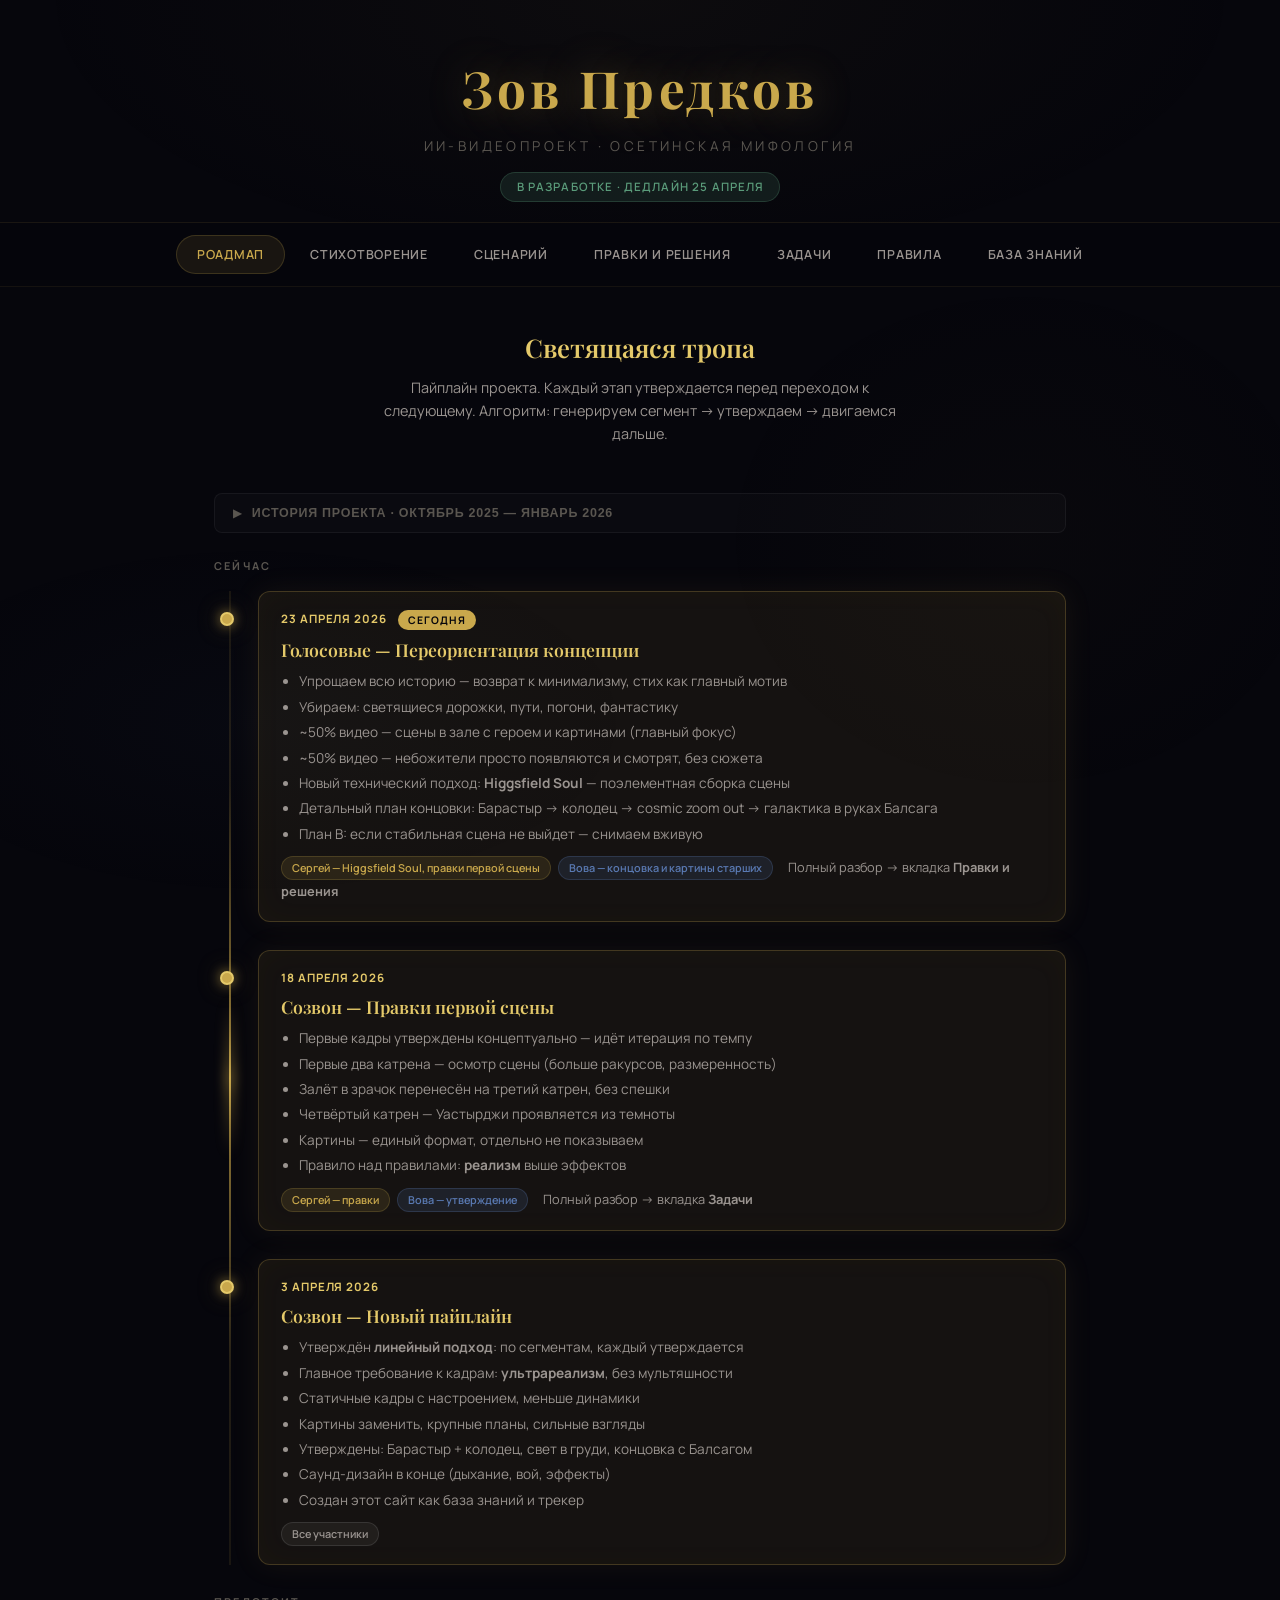
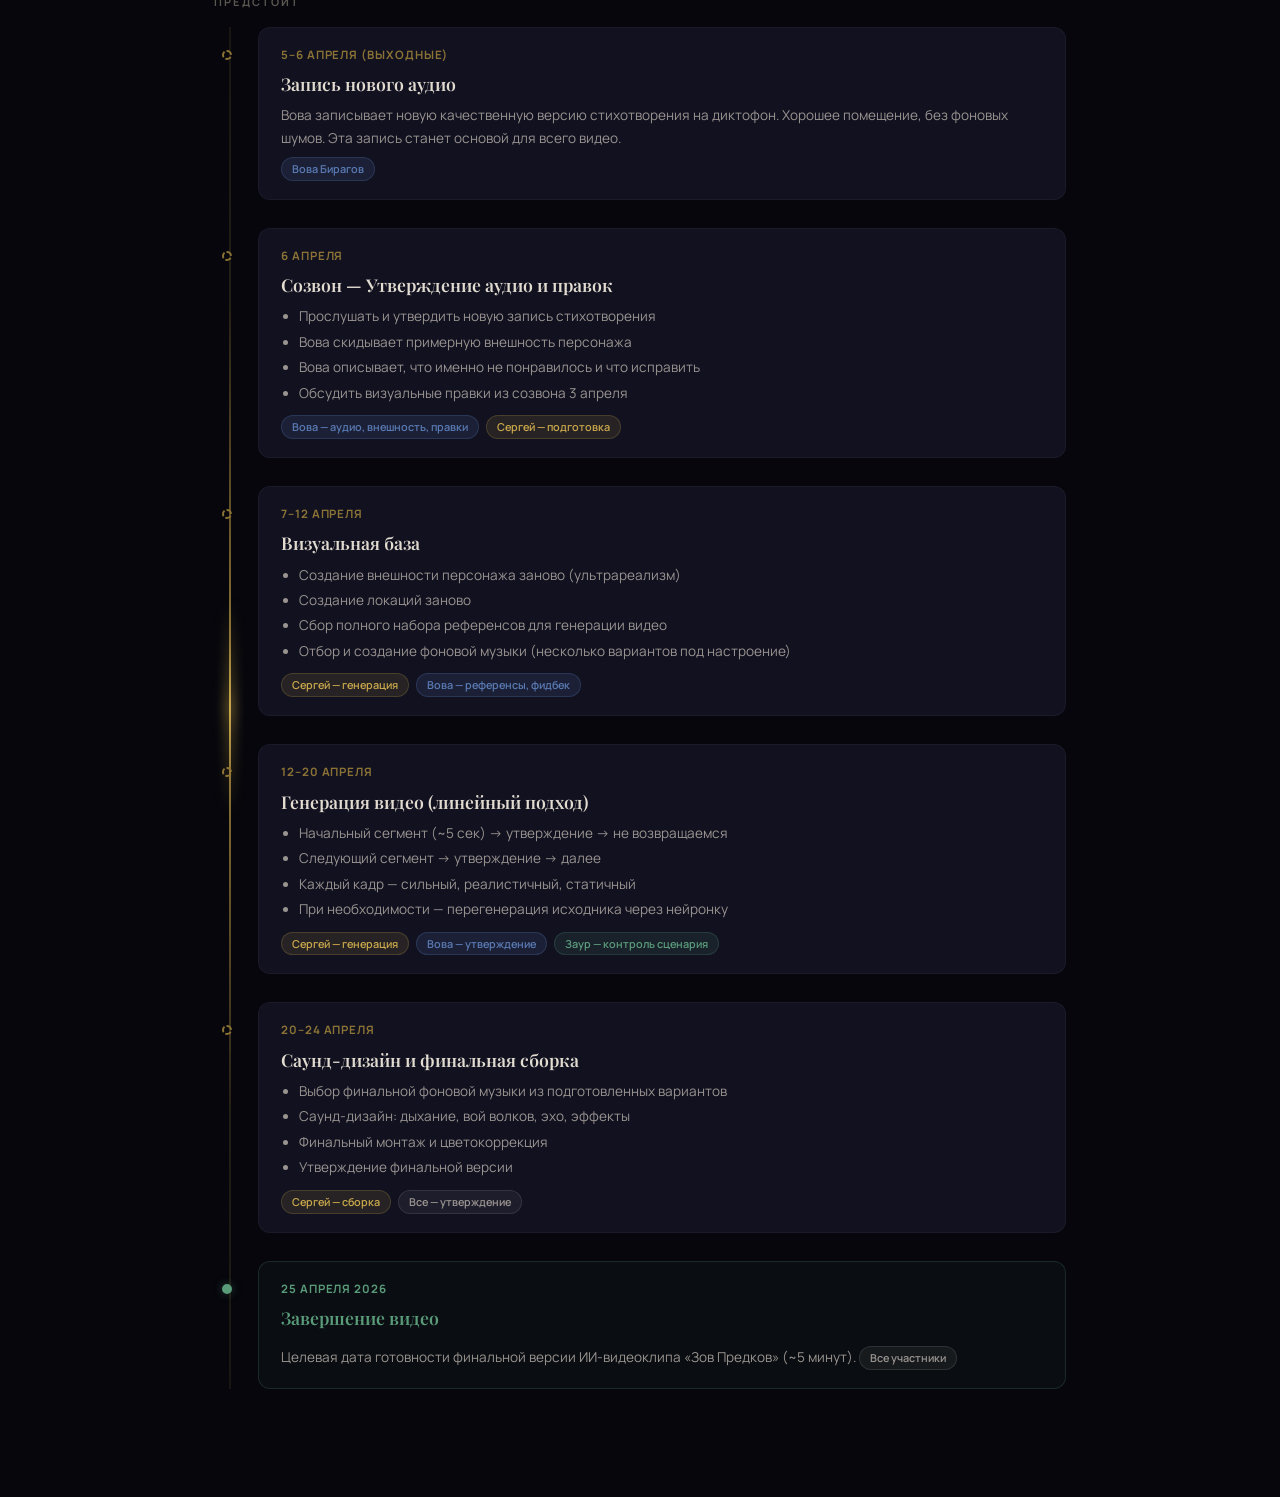
<file: index.html>
<!DOCTYPE html>
<html lang="ru">
<head>
<meta charset="UTF-8">
<meta name="viewport" content="width=device-width, initial-scale=1.0">
<title>Зов Предков — ИИ Проект</title>
<link rel="preconnect" href="https://fonts.googleapis.com">
<link rel="preconnect" href="https://fonts.gstatic.com" crossorigin>
<link href="https://fonts.googleapis.com/css2?family=Cormorant+Garamond:ital,wght@0,300;0,400;0,500;0,600;0,700;1,300;1,400;1,500&family=Playfair+Display:ital,wght@0,400;0,500;0,600;0,700;0,800;0,900;1,400;1,500&family=Manrope:wght@300;400;500;600;700;800&display=swap" rel="stylesheet">
<style>
/* ═══════════════════════════════════════════
   CSS CUSTOM PROPERTIES
   ═══════════════════════════════════════════ */
:root {
  --bg-deep: #06060c;
  --bg-surface: #0c0c16;
  --bg-card: #111120;
  --bg-card-hover: #16162a;
  --gold: #c9a84c;
  --gold-light: #e4c96a;
  --gold-dim: #8b7335;
  --gold-glow: rgba(201, 168, 76, 0.35);
  --gold-glow-strong: rgba(201, 168, 76, 0.6);
  --text-primary: #e2dcd0;
  --text-secondary: #9a9490;
  --text-muted: #5a5650;
  --text-poem: #d4cec2;
  --accent-green: #5a9b7a;
  --accent-red: #b35a5a;
  --accent-blue: #5a7ab3;
  --past-opacity: 0.35;
  --radius: 12px;
  --radius-sm: 8px;
  --radius-lg: 20px;
  --transition: 0.3s cubic-bezier(0.4, 0, 0.2, 1);
  --font-display: 'Playfair Display', 'Georgia', serif;
  --font-poem: 'Cormorant Garamond', 'Georgia', serif;
  --font-body: 'Manrope', 'Helvetica Neue', sans-serif;
}

/* ═══════════════════════════════════════════
   RESET & BASE
   ═══════════════════════════════════════════ */
*, *::before, *::after { margin: 0; padding: 0; box-sizing: border-box; }
html { scroll-behavior: smooth; }
body {
  font-family: var(--font-body);
  background: var(--bg-deep);
  color: var(--text-primary);
  line-height: 1.6;
  min-height: 100vh;
  overflow-x: hidden;
}
body::before {
  content: '';
  position: fixed;
  inset: 0;
  background:
    radial-gradient(ellipse 80% 50% at 50% 0%, rgba(201,168,76,0.04) 0%, transparent 60%),
    radial-gradient(ellipse 60% 40% at 20% 80%, rgba(90,122,179,0.03) 0%, transparent 50%),
    radial-gradient(ellipse 50% 60% at 80% 60%, rgba(201,168,76,0.02) 0%, transparent 50%);
  pointer-events: none;
  z-index: 0;
}

/* ═══════════════════════════════════════════
   HEADER
   ═══════════════════════════════════════════ */
.site-header {
  position: relative;
  z-index: 10;
  text-align: center;
  padding: 48px 24px 20px;
  border-bottom: 1px solid rgba(201,168,76,0.1);
}
.site-header h1 {
  font-family: var(--font-display);
  font-size: clamp(2rem, 5vw, 3.2rem);
  font-weight: 700;
  letter-spacing: 0.08em;
  color: var(--gold);
  text-shadow: 0 0 40px var(--gold-glow), 0 0 80px rgba(201,168,76,0.15);
  margin-bottom: 6px;
}
.site-header .subtitle {
  font-family: var(--font-body);
  font-size: 0.85rem;
  font-weight: 400;
  letter-spacing: 0.25em;
  text-transform: uppercase;
  color: var(--text-muted);
}
.site-header .status-badge {
  display: inline-block;
  margin-top: 14px;
  padding: 5px 16px;
  border-radius: 100px;
  font-size: 0.72rem;
  font-weight: 600;
  letter-spacing: 0.1em;
  text-transform: uppercase;
  background: rgba(90,155,122,0.15);
  color: var(--accent-green);
  border: 1px solid rgba(90,155,122,0.25);
}

/* ═══════════════════════════════════════════
   TAB NAVIGATION
   ═══════════════════════════════════════════ */
.tab-nav {
  position: sticky;
  top: 0;
  z-index: 100;
  display: flex;
  justify-content: center;
  gap: 4px;
  padding: 12px 16px;
  background: rgba(6,6,12,0.92);
  backdrop-filter: blur(20px);
  -webkit-backdrop-filter: blur(20px);
  border-bottom: 1px solid rgba(201,168,76,0.08);
  flex-wrap: wrap;
}
.tab-btn {
  font-family: var(--font-body);
  font-size: 0.78rem;
  font-weight: 600;
  letter-spacing: 0.06em;
  text-transform: uppercase;
  padding: 10px 20px;
  border: 1px solid transparent;
  border-radius: 100px;
  background: transparent;
  color: var(--text-secondary);
  cursor: pointer;
  transition: var(--transition);
  white-space: nowrap;
}
.tab-btn:hover {
  color: var(--text-primary);
  background: rgba(201,168,76,0.06);
}
.tab-btn.active {
  color: var(--gold);
  background: rgba(201,168,76,0.1);
  border-color: rgba(201,168,76,0.2);
}

/* ═══════════════════════════════════════════
   TAB CONTENT
   ═══════════════════════════════════════════ */
.tab-content { display: none; position: relative; z-index: 1; }
.tab-content.active {
  display: block;
  animation: tabFadeIn 0.4s ease-out;
}
@keyframes tabFadeIn {
  from { opacity: 0; transform: translateY(12px); }
  to { opacity: 1; transform: translateY(0); }
}
.container {
  max-width: 900px;
  margin: 0 auto;
  padding: 40px 24px 80px;
}

/* ═══════════════════════════════════════════
   ROADMAP / TIMELINE
   ═══════════════════════════════════════════ */
.roadmap-intro {
  text-align: center;
  margin-bottom: 48px;
}
.roadmap-intro h2 {
  font-family: var(--font-display);
  font-size: 1.6rem;
  font-weight: 600;
  color: var(--gold-light);
  margin-bottom: 8px;
}
.roadmap-intro p {
  color: var(--text-secondary);
  font-size: 0.9rem;
  max-width: 550px;
  margin: 0 auto;
}
.timeline {
  position: relative;
  padding-left: 44px;
}
.timeline::before {
  content: '';
  position: absolute;
  left: 15px;
  top: 0;
  bottom: 0;
  width: 2px;
  background: linear-gradient(
    to bottom,
    rgba(201,168,76,0.1) 0%,
    rgba(201,168,76,0.15) 20%,
    var(--gold-dim) 45%,
    var(--gold) 50%,
    var(--gold-dim) 55%,
    rgba(201,168,76,0.15) 80%,
    rgba(201,168,76,0.1) 100%
  );
}
.timeline::after {
  content: '';
  position: absolute;
  left: 12px;
  top: 0;
  bottom: 0;
  width: 8px;
  background: linear-gradient(
    to bottom,
    transparent 0%,
    transparent 42%,
    var(--gold-glow) 48%,
    var(--gold-glow-strong) 50%,
    var(--gold-glow) 52%,
    transparent 58%,
    transparent 100%
  );
  filter: blur(6px);
  pointer-events: none;
}

/* --- Past section --- */
.timeline-section-label {
  font-family: var(--font-body);
  font-size: 0.68rem;
  font-weight: 700;
  letter-spacing: 0.2em;
  text-transform: uppercase;
  color: var(--text-muted);
  margin-bottom: 16px;
  margin-left: -44px;
  padding-left: 44px;
}

.tl-item {
  position: relative;
  margin-bottom: 28px;
  padding: 18px 22px;
  background: var(--bg-card);
  border: 1px solid rgba(255,255,255,0.04);
  border-radius: var(--radius);
  transition: var(--transition);
}
.tl-item:hover {
  background: var(--bg-card-hover);
  border-color: rgba(201,168,76,0.1);
}

/* Node on the timeline */
.tl-item::before {
  content: '';
  position: absolute;
  left: -37px;
  top: 22px;
  width: 10px;
  height: 10px;
  border-radius: 50%;
  background: var(--bg-card);
  border: 2px solid var(--gold-dim);
  z-index: 2;
}

.tl-item .tl-date {
  font-size: 0.72rem;
  font-weight: 700;
  letter-spacing: 0.08em;
  text-transform: uppercase;
  color: var(--gold-dim);
  margin-bottom: 6px;
}
.tl-item .tl-title {
  font-family: var(--font-display);
  font-size: 1.1rem;
  font-weight: 600;
  color: var(--text-primary);
  margin-bottom: 6px;
}
.tl-item .tl-desc {
  font-size: 0.85rem;
  color: var(--text-secondary);
  line-height: 1.65;
}
.tl-item .tl-desc ul {
  margin-top: 6px;
  padding-left: 18px;
}
.tl-item .tl-desc li {
  margin-bottom: 3px;
}

/* Past items */
.tl-item.past {
  opacity: var(--past-opacity);
  filter: blur(0.4px);
}
.tl-item.past:hover {
  opacity: 0.65;
  filter: none;
}
.tl-item.past::before {
  border-color: var(--text-muted);
  background: var(--text-muted);
  width: 8px;
  height: 8px;
  left: -36px;
  top: 23px;
}

/* Current / TODAY item */
.tl-item.current {
  background: rgba(201,168,76,0.08);
  border-color: rgba(201,168,76,0.25);
  box-shadow: 0 0 30px rgba(201,168,76,0.08), inset 0 0 30px rgba(201,168,76,0.03);
}
.tl-item.current::before {
  width: 14px;
  height: 14px;
  left: -39px;
  top: 20px;
  background: var(--gold);
  border-color: var(--gold-light);
  box-shadow: 0 0 12px var(--gold-glow-strong), 0 0 24px var(--gold-glow);
  animation: nodePulse 2.5s ease-in-out infinite;
}
.tl-item.current .tl-date {
  color: var(--gold-light);
}
.tl-item.current .tl-title {
  color: var(--gold-light);
}

@keyframes nodePulse {
  0%, 100% { box-shadow: 0 0 12px var(--gold-glow-strong), 0 0 24px var(--gold-glow); }
  50% { box-shadow: 0 0 18px var(--gold-glow-strong), 0 0 40px var(--gold-glow), 0 0 60px rgba(201,168,76,0.15); }
}

/* Future items */
.tl-item.future::before {
  background: transparent;
  border-color: var(--gold-dim);
  border-style: dashed;
}

/* Target/final item */
.tl-item.target {
  background: rgba(90,155,122,0.06);
  border-color: rgba(90,155,122,0.2);
}
.tl-item.target::before {
  background: var(--accent-green);
  border-color: var(--accent-green);
  box-shadow: 0 0 10px rgba(90,155,122,0.4);
}
.tl-item.target .tl-date { color: var(--accent-green); }
.tl-item.target .tl-title { color: var(--accent-green); }

/* Today badge */
.today-badge {
  display: inline-block;
  padding: 2px 10px;
  border-radius: 100px;
  font-size: 0.65rem;
  font-weight: 700;
  letter-spacing: 0.1em;
  text-transform: uppercase;
  background: var(--gold);
  color: var(--bg-deep);
  margin-left: 8px;
  vertical-align: middle;
}

/* Assignee tags */
.assignee {
  display: inline-block;
  padding: 2px 10px;
  border-radius: 100px;
  font-size: 0.68rem;
  font-weight: 600;
  margin-right: 4px;
  margin-top: 8px;
}
.assignee.vova { background: rgba(90,122,179,0.15); color: var(--accent-blue); border: 1px solid rgba(90,122,179,0.25); }
.assignee.sergey { background: rgba(201,168,76,0.12); color: var(--gold); border: 1px solid rgba(201,168,76,0.2); }
.assignee.zaur { background: rgba(90,155,122,0.12); color: var(--accent-green); border: 1px solid rgba(90,155,122,0.2); }
.assignee.all { background: rgba(255,255,255,0.05); color: var(--text-secondary); border: 1px solid rgba(255,255,255,0.1); }

/* ═══════════════════════════════════════════
   POEM TAB
   ═══════════════════════════════════════════ */
.poem-container {
  max-width: 680px;
  margin: 0 auto;
  padding: 60px 24px 80px;
}
.poem-header {
  text-align: center;
  margin-bottom: 48px;
}
.poem-header h2 {
  font-family: var(--font-display);
  font-size: clamp(1.8rem, 4vw, 2.6rem);
  font-weight: 700;
  color: var(--gold);
  margin-bottom: 8px;
}
.poem-header .poem-author {
  font-family: var(--font-poem);
  font-size: 1.05rem;
  font-style: italic;
  color: var(--text-secondary);
}
.poem-text {
  font-family: var(--font-poem);
  font-size: clamp(1.1rem, 2.5vw, 1.35rem);
  font-weight: 400;
  line-height: 1.9;
  color: var(--text-poem);
  text-align: center;
}
.poem-stanza {
  margin-bottom: 36px;
  padding: 20px 0;
  position: relative;
}
.poem-stanza::after {
  content: '·';
  display: block;
  text-align: center;
  color: var(--gold-dim);
  font-size: 1.8rem;
  margin-top: 24px;
  letter-spacing: 12px;
}
.poem-stanza:last-child::after { display: none; }
.poem-stanza .line {
  display: block;
  margin-bottom: 2px;
}

/* ═══════════════════════════════════════════
   SCENARIO TAB
   ═══════════════════════════════════════════ */
.scenario-header {
  text-align: center;
  margin-bottom: 48px;
}
.scenario-header h2 {
  font-family: var(--font-display);
  font-size: 1.6rem;
  font-weight: 600;
  color: var(--gold-light);
  margin-bottom: 8px;
}
.scenario-header p {
  color: var(--text-secondary);
  font-size: 0.9rem;
}
.scene-card {
  display: grid;
  grid-template-columns: 1fr 1fr;
  gap: 0;
  margin-bottom: 24px;
  border-radius: var(--radius);
  overflow: hidden;
  border: 1px solid rgba(255,255,255,0.05);
  background: var(--bg-card);
  transition: var(--transition);
}
.scene-card:hover {
  border-color: rgba(201,168,76,0.12);
}
@media (max-width: 700px) {
  .scene-card { grid-template-columns: 1fr; }
}
.scene-poem {
  padding: 24px;
  background: rgba(201,168,76,0.03);
  border-right: 1px solid rgba(201,168,76,0.08);
  font-family: var(--font-poem);
  font-size: 1rem;
  font-style: italic;
  line-height: 1.8;
  color: var(--text-poem);
}
@media (max-width: 700px) {
  .scene-poem { border-right: none; border-bottom: 1px solid rgba(201,168,76,0.08); }
}
.scene-visual {
  padding: 24px;
  font-size: 0.85rem;
  line-height: 1.7;
  color: var(--text-secondary);
}
.scene-number {
  display: inline-block;
  font-family: var(--font-body);
  font-size: 0.65rem;
  font-weight: 700;
  letter-spacing: 0.15em;
  text-transform: uppercase;
  color: var(--gold-dim);
  margin-bottom: 10px;
  padding: 3px 10px;
  border: 1px solid rgba(201,168,76,0.15);
  border-radius: 100px;
}
.scene-note {
  margin-top: 10px;
  padding: 10px 14px;
  background: rgba(201,168,76,0.04);
  border-left: 2px solid var(--gold-dim);
  border-radius: 0 var(--radius-sm) var(--radius-sm) 0;
  font-size: 0.8rem;
  font-style: italic;
  color: var(--text-muted);
}

/* ═══════════════════════════════════════════
   DECISIONS TAB
   ═══════════════════════════════════════════ */
.decisions-header {
  text-align: center;
  margin-bottom: 48px;
}
.decisions-header h2 {
  font-family: var(--font-display);
  font-size: 1.6rem;
  font-weight: 600;
  color: var(--gold-light);
  margin-bottom: 8px;
}
.decision-group {
  margin-bottom: 36px;
}
.decision-group h3 {
  font-family: var(--font-display);
  font-size: 1.15rem;
  font-weight: 600;
  color: var(--gold);
  margin-bottom: 14px;
  padding-bottom: 8px;
  border-bottom: 1px solid rgba(201,168,76,0.1);
}
.decision-card {
  padding: 16px 20px;
  margin-bottom: 10px;
  background: var(--bg-card);
  border: 1px solid rgba(255,255,255,0.04);
  border-radius: var(--radius-sm);
  font-size: 0.88rem;
  line-height: 1.6;
  color: var(--text-secondary);
  transition: var(--transition);
}
.decision-card:hover {
  background: var(--bg-card-hover);
  border-color: rgba(201,168,76,0.08);
}
.decision-card strong {
  color: var(--text-primary);
}
.decision-card .status-ok {
  color: var(--accent-green);
  font-weight: 600;
}
.decision-card .status-pending {
  color: var(--gold);
  font-weight: 600;
}

/* ═══════════════════════════════════════════
   ABOUT / KNOWLEDGE BASE TAB
   ═══════════════════════════════════════════ */
.about-header {
  text-align: center;
  margin-bottom: 48px;
}
.about-header h2 {
  font-family: var(--font-display);
  font-size: 1.6rem;
  font-weight: 600;
  color: var(--gold-light);
  margin-bottom: 8px;
}
.team-grid {
  display: grid;
  grid-template-columns: repeat(auto-fit, minmax(250px, 1fr));
  gap: 16px;
  margin-bottom: 40px;
}
.team-card {
  padding: 22px;
  background: var(--bg-card);
  border: 1px solid rgba(255,255,255,0.04);
  border-radius: var(--radius);
  text-align: center;
  transition: var(--transition);
}
.team-card:hover {
  border-color: rgba(201,168,76,0.12);
}
.team-card .avatar {
  width: 56px;
  height: 56px;
  border-radius: 50%;
  display: flex;
  align-items: center;
  justify-content: center;
  font-family: var(--font-display);
  font-size: 1.2rem;
  font-weight: 700;
  margin: 0 auto 12px;
}
.team-card .avatar.vova { background: rgba(90,122,179,0.2); color: var(--accent-blue); }
.team-card .avatar.sergey { background: rgba(201,168,76,0.15); color: var(--gold); }
.team-card .avatar.zaur { background: rgba(90,155,122,0.15); color: var(--accent-green); }
.team-card .name {
  font-family: var(--font-display);
  font-size: 1.05rem;
  font-weight: 600;
  color: var(--text-primary);
  margin-bottom: 4px;
}
.team-card .role {
  font-size: 0.78rem;
  color: var(--text-secondary);
  text-transform: uppercase;
  letter-spacing: 0.08em;
}

.myth-section h3 {
  font-family: var(--font-display);
  font-size: 1.15rem;
  font-weight: 600;
  color: var(--gold);
  margin-bottom: 16px;
  padding-bottom: 8px;
  border-bottom: 1px solid rgba(201,168,76,0.1);
}
.myth-grid {
  display: grid;
  grid-template-columns: repeat(auto-fit, minmax(220px, 1fr));
  gap: 12px;
  margin-bottom: 40px;
}
.myth-card {
  padding: 16px;
  background: var(--bg-card);
  border: 1px solid rgba(255,255,255,0.04);
  border-radius: var(--radius-sm);
  transition: var(--transition);
}
.myth-card:hover {
  border-color: rgba(201,168,76,0.12);
  background: var(--bg-card-hover);
}
.myth-card .myth-name {
  font-family: var(--font-display);
  font-size: 1rem;
  font-weight: 600;
  color: var(--gold-light);
  margin-bottom: 6px;
}
.myth-card .myth-desc {
  font-size: 0.8rem;
  line-height: 1.55;
  color: var(--text-secondary);
}
.concept-block {
  padding: 24px;
  background: var(--bg-card);
  border: 1px solid rgba(201,168,76,0.08);
  border-radius: var(--radius);
  margin-bottom: 24px;
}
.concept-block h4 {
  font-family: var(--font-display);
  font-size: 1rem;
  color: var(--gold);
  margin-bottom: 10px;
}
.concept-block p, .concept-block ul {
  font-size: 0.88rem;
  color: var(--text-secondary);
  line-height: 1.65;
}
.concept-block ul { padding-left: 20px; margin-top: 6px; }
.concept-block li { margin-bottom: 4px; }

/* ═══════════════════════════════════════════
   COLLAPSIBLE PAST SECTION
   ═══════════════════════════════════════════ */
.past-toggle {
  display: flex;
  align-items: center;
  gap: 10px;
  padding: 12px 18px;
  margin-bottom: 24px;
  background: rgba(255,255,255,0.02);
  border: 1px solid rgba(255,255,255,0.05);
  border-radius: var(--radius-sm);
  cursor: pointer;
  font-size: 0.78rem;
  font-weight: 600;
  color: var(--text-muted);
  letter-spacing: 0.06em;
  text-transform: uppercase;
  transition: var(--transition);
  width: 100%;
  text-align: left;
}
.past-toggle:hover {
  color: var(--text-secondary);
  background: rgba(255,255,255,0.04);
}
.past-toggle .arrow {
  transition: transform 0.3s ease;
  font-size: 0.7rem;
}
.past-toggle.open .arrow {
  transform: rotate(90deg);
}
.past-items {
  max-height: 0;
  overflow: hidden;
  transition: max-height 0.5s cubic-bezier(0.4, 0, 0.2, 1);
}
.past-items.open {
  max-height: 2000px;
}

/* ═══════════════════════════════════════════
   UTILITIES
   ═══════════════════════════════════════════ */
.section-divider {
  height: 1px;
  background: linear-gradient(90deg, transparent, rgba(201,168,76,0.15), transparent);
  margin: 40px 0;
}

/* ═══════════════════════════════════════════
   ANIMATIONS
   ═══════════════════════════════════════════ */
.fade-up {
  opacity: 0;
  transform: translateY(20px);
  animation: fadeUp 0.6s ease-out forwards;
}
@keyframes fadeUp {
  to { opacity: 1; transform: translateY(0); }
}
.stagger-1 { animation-delay: 0.1s; }
.stagger-2 { animation-delay: 0.2s; }
.stagger-3 { animation-delay: 0.3s; }
.stagger-4 { animation-delay: 0.4s; }
.stagger-5 { animation-delay: 0.5s; }

/* ═══════════════════════════════════════════
   SCROLLBAR
   ═══════════════════════════════════════════ */
::-webkit-scrollbar { width: 6px; }
::-webkit-scrollbar-track { background: var(--bg-deep); }
::-webkit-scrollbar-thumb { background: rgba(201,168,76,0.2); border-radius: 3px; }
::-webkit-scrollbar-thumb:hover { background: rgba(201,168,76,0.35); }
</style>
</head>
<body>

<!-- ═══════════════════════════════════════════
     HEADER
     ═══════════════════════════════════════════ -->
<header class="site-header">
  <h1>Зов Предков</h1>
  <div class="subtitle">ИИ-видеопроект &middot; Осетинская мифология</div>
  <div class="status-badge">В разработке &middot; Дедлайн 25 апреля</div>
</header>

<!-- ═══════════════════════════════════════════
     TAB NAVIGATION
     ═══════════════════════════════════════════ -->
<nav class="tab-nav">
  <button class="tab-btn active" data-tab="roadmap">Роадмап</button>
  <button class="tab-btn" data-tab="poem">Стихотворение</button>
  <button class="tab-btn" data-tab="scenario">Сценарий</button>
  <button class="tab-btn" data-tab="decisions">Правки и решения</button>
  <button class="tab-btn" data-tab="tasks">Задачи</button>
  <button class="tab-btn" data-tab="rules">Правила</button>
  <button class="tab-btn" data-tab="about">База знаний</button>
</nav>

<!-- ═══════════════════════════════════════════
     TAB 1: ROADMAP
     ═══════════════════════════════════════════ -->
<section class="tab-content active" id="roadmap">
  <div class="container">

    <div class="roadmap-intro fade-up">
      <h2>Светящаяся тропа</h2>
      <p>Пайплайн проекта. Каждый этап утверждается перед переходом к следующему. Алгоритм: генерируем сегмент &rarr; утверждаем &rarr; двигаемся дальше.</p>
    </div>

    <!-- PAST EVENTS (collapsible) -->
    <button class="past-toggle fade-up stagger-1" onclick="togglePast(this)">
      <span class="arrow">&#9654;</span>
      История проекта &middot; Октябрь 2025 &mdash; Январь 2026
    </button>

    <div class="past-items" id="past-items">
      <div class="timeline">

        <div class="tl-item past">
          <div class="tl-date">24 октября 2025</div>
          <div class="tl-title">Старт проекта</div>
          <div class="tl-desc">Создана группа. Загружен PDF сценария (наброски от 18.09.2025). Первое видео от Сергея (01:20).</div>
        </div>

        <div class="tl-item past">
          <div class="tl-date">25 октября 2025</div>
          <div class="tl-title">Первые материалы</div>
          <div class="tl-desc">Заур прислал 11 анимаций-референсов. Вова записал первую начитку стихотворения (05:48).</div>
        </div>

        <div class="tl-item past">
          <div class="tl-date">20 ноября 2025</div>
          <div class="tl-title">Пауза</div>
          <div class="tl-desc">Сергей пропал на месяц. Вова и Заур ждут новостей.</div>
        </div>

        <div class="tl-item past">
          <div class="tl-date">11–12 декабря 2025</div>
          <div class="tl-title">Возвращение и активная фаза</div>
          <div class="tl-desc">
            Сергей вернулся. Вова начитал стих своим голосом (решено: живой голос > ИИ). Сергей сделал ИИ-версию и версию с таймкодами. Утверждены: формат 16:9, одежда героя, референсы внешности.
          </div>
        </div>

        <div class="tl-item past">
          <div class="tl-date">14–26 декабря 2025</div>
          <div class="tl-title">Генерация и музыка</div>
          <div class="tl-desc">
            Обсуждение музыки: минимальный дрон, без ирон жара. Идея подключить дирижера из Мариинки. Сгенерировано 400+ кадров (половина с дефектами). 6 часов работы над анимацией.
          </div>
        </div>

        <div class="tl-item past">
          <div class="tl-date">5 января 2026</div>
          <div class="tl-title">Первая версия видео</div>
          <div class="tl-desc">
            Отправлена предварительная версия (05:13, 551 MB). Фидбек Вовы: нет цельности, простые кадры впечатляют больше, стих — основной мотив, видео — фон. Решение: пересмотреть сценарий.
          </div>
        </div>

        <div class="tl-item past">
          <div class="tl-date">6 января — 23 января 2026</div>
          <div class="tl-title">Пересмотр подхода</div>
          <div class="tl-desc">
            Сергей согласен на переделку. Нейронка глючит в динамике — статичные кадры реалистичнее. Проблемы с коммуникацией. Вова предлагает: или назвать реальную цену, или закрыть вопрос.
          </div>
        </div>

      </div>
    </div>

    <!-- CURRENT SECTION -->
    <div class="timeline-section-label fade-up stagger-2">Сейчас</div>

    <div class="timeline">

      <div class="tl-item current fade-up stagger-1">
        <div class="tl-date">23 апреля 2026 <span class="today-badge">Сегодня</span></div>
        <div class="tl-title">Голосовые — Переориентация концепции</div>
        <div class="tl-desc">
          <ul>
            <li>Упрощаем всю историю — возврат к минимализму, стих как главный мотив</li>
            <li>Убираем: светящиеся дорожки, пути, погони, фантастику</li>
            <li>~50% видео — сцены в зале с героем и картинами (главный фокус)</li>
            <li>~50% видео — небожители просто появляются и смотрят, без сюжета</li>
            <li>Новый технический подход: <strong>Higgsfield Soul</strong> — поэлементная сборка сцены</li>
            <li>Детальный план концовки: Барастыр → колодец → cosmic zoom out → галактика в руках Балсага</li>
            <li>План B: если стабильная сцена не выйдет — снимаем вживую</li>
          </ul>
          <span class="assignee sergey">Сергей — Higgsfield Soul, правки первой сцены</span>
          <span class="assignee vova">Вова — концовка и картины старших</span>
          <span style="margin-left:8px; font-size:0.8rem; color: var(--text-secondary);">
            Полный разбор &rarr; вкладка <strong>Правки и решения</strong>
          </span>
        </div>
      </div>

      <div class="tl-item current fade-up stagger-2">
        <div class="tl-date">18 апреля 2026</div>
        <div class="tl-title">Созвон — Правки первой сцены</div>
        <div class="tl-desc">
          <ul>
            <li>Первые кадры утверждены концептуально — идёт итерация по темпу</li>
            <li>Первые два катрена — осмотр сцены (больше ракурсов, размеренность)</li>
            <li>Залёт в зрачок перенесён на третий катрен, без спешки</li>
            <li>Четвёртый катрен — Уастырджи проявляется из темноты</li>
            <li>Картины — единый формат, отдельно не показываем</li>
            <li>Правило над правилами: <strong>реализм</strong> выше эффектов</li>
          </ul>
          <span class="assignee sergey">Сергей — правки</span>
          <span class="assignee vova">Вова — утверждение</span>
          <span style="margin-left:8px; font-size:0.8rem; color: var(--text-secondary);">
            Полный разбор &rarr; вкладка <strong>Задачи</strong>
          </span>
        </div>
      </div>

      <div class="tl-item current fade-up stagger-2">
        <div class="tl-date">3 апреля 2026</div>
        <div class="tl-title">Созвон — Новый пайплайн</div>
        <div class="tl-desc">
          <ul>
            <li>Утверждён <strong>линейный подход</strong>: по сегментам, каждый утверждается</li>
            <li>Главное требование к кадрам: <strong>ультрареализм</strong>, без мультяшности</li>
            <li>Статичные кадры с настроением, меньше динамики</li>
            <li>Картины заменить, крупные планы, сильные взгляды</li>
            <li>Утверждены: Барастыр + колодец, свет в груди, концовка с Балсагом</li>
            <li>Саунд-дизайн в конце (дыхание, вой, эффекты)</li>
            <li>Создан этот сайт как база знаний и трекер</li>
          </ul>
          <span class="assignee all">Все участники</span>
        </div>
      </div>

    </div>

    <!-- FUTURE SECTION -->
    <div class="timeline-section-label fade-up stagger-3">Предстоит</div>

    <div class="timeline">

      <div class="tl-item future fade-up stagger-3">
        <div class="tl-date">5–6 апреля (выходные)</div>
        <div class="tl-title">Запись нового аудио</div>
        <div class="tl-desc">
          Вова записывает новую качественную версию стихотворения на диктофон. Хорошее помещение, без фоновых шумов. Эта запись станет основой для всего видео.
          <br><span class="assignee vova">Вова Бирагов</span>
        </div>
      </div>

      <div class="tl-item future fade-up stagger-3">
        <div class="tl-date">6 апреля</div>
        <div class="tl-title">Созвон — Утверждение аудио и правок</div>
        <div class="tl-desc">
          <ul>
            <li>Прослушать и утвердить новую запись стихотворения</li>
            <li>Вова скидывает примерную внешность персонажа</li>
            <li>Вова описывает, что именно не понравилось и что исправить</li>
            <li>Обсудить визуальные правки из созвона 3 апреля</li>
          </ul>
          <span class="assignee vova">Вова — аудио, внешность, правки</span>
          <span class="assignee sergey">Сергей — подготовка</span>
        </div>
      </div>

      <div class="tl-item future fade-up stagger-4">
        <div class="tl-date">7–12 апреля</div>
        <div class="tl-title">Визуальная база</div>
        <div class="tl-desc">
          <ul>
            <li>Создание внешности персонажа заново (ультрареализм)</li>
            <li>Создание локаций заново</li>
            <li>Сбор полного набора референсов для генерации видео</li>
            <li>Отбор и создание фоновой музыки (несколько вариантов под настроение)</li>
          </ul>
          <span class="assignee sergey">Сергей — генерация</span>
          <span class="assignee vova">Вова — референсы, фидбек</span>
        </div>
      </div>

      <div class="tl-item future fade-up stagger-4">
        <div class="tl-date">12–20 апреля</div>
        <div class="tl-title">Генерация видео (линейный подход)</div>
        <div class="tl-desc">
          <ul>
            <li>Начальный сегмент (~5 сек) &rarr; утверждение &rarr; не возвращаемся</li>
            <li>Следующий сегмент &rarr; утверждение &rarr; далее</li>
            <li>Каждый кадр — сильный, реалистичный, статичный</li>
            <li>При необходимости — перегенерация исходника через нейронку</li>
          </ul>
          <span class="assignee sergey">Сергей — генерация</span>
          <span class="assignee vova">Вова — утверждение</span>
          <span class="assignee zaur">Заур — контроль сценария</span>
        </div>
      </div>

      <div class="tl-item future fade-up stagger-5">
        <div class="tl-date">20–24 апреля</div>
        <div class="tl-title">Саунд-дизайн и финальная сборка</div>
        <div class="tl-desc">
          <ul>
            <li>Выбор финальной фоновой музыки из подготовленных вариантов</li>
            <li>Саунд-дизайн: дыхание, вой волков, эхо, эффекты</li>
            <li>Финальный монтаж и цветокоррекция</li>
            <li>Утверждение финальной версии</li>
          </ul>
          <span class="assignee sergey">Сергей — сборка</span>
          <span class="assignee all">Все — утверждение</span>
        </div>
      </div>

      <div class="tl-item target fade-up stagger-5">
        <div class="tl-date">25 апреля 2026</div>
        <div class="tl-title">Завершение видео</div>
        <div class="tl-desc">
          Целевая дата готовности финальной версии ИИ-видеоклипа «Зов Предков» (~5 минут).
          <span class="assignee all">Все участники</span>
        </div>
      </div>

    </div>

  </div>
</section>

<!-- ═══════════════════════════════════════════
     TAB 2: POEM
     ═══════════════════════════════════════════ -->
<section class="tab-content" id="poem">
  <div class="poem-container">

    <div class="poem-header fade-up">
      <h2>Зов Предков</h2>
      <div class="poem-author">Заур Соскиев</div>
    </div>

    <div class="poem-text fade-up stagger-1">

      <div class="poem-stanza">
        <span class="line">Потомок мой! Ты &mdash; плод на старом древе,</span>
        <span class="line">Стоящем с незапамятных времён.</span>
        <span class="line">Когда очистится зерно от плевел,</span>
        <span class="line">Услышишь голос мой сквозь сон.</span>
      </div>

      <div class="poem-stanza">
        <span class="line">Не верь, что нет меня. Осенний лист иссохший,</span>
        <span class="line">Опав, дыханье древа не прервёт.</span>
        <span class="line">Всё та же тайна будет разделять и множить</span>
        <span class="line">Единства ткань, когда оттает лёд.</span>
      </div>

      <div class="poem-stanza">
        <span class="line">Через твои глаза внимает мир всё та же</span>
        <span class="line">Безмолвная, вневременная суть,</span>
        <span class="line">Что наблюдала и за мной однажды,</span>
        <span class="line">Что некогда мою вздымала грудь.</span>
      </div>

      <div class="poem-stanza">
        <span class="line">Ты был всегда, когда-то звался мною.</span>
        <span class="line">Носил ты тысячи и тысячи имён.</span>
        <span class="line">Другие кони ржали под тобою,</span>
        <span class="line">В других шатрах других ласкал ты жён.</span>
      </div>

      <div class="poem-stanza">
        <span class="line">Ты кочевал от Днестра до Дуная</span>
        <span class="line">Под флагами исчезнувших племён</span>
        <span class="line">И осаждал ты города Китая,</span>
        <span class="line">И красотою Рима был пленён.</span>
      </div>

      <div class="poem-stanza">
        <span class="line">Пускал галопом жеребца гнедого</span>
        <span class="line">На левый фланг Тимура, в западню,</span>
        <span class="line">И у границы царствия земного</span>
        <span class="line">Ты первым брешь пробил в гетайровском строю.</span>
      </div>

      <div class="poem-stanza">
        <span class="line">Ты отступал упрямо к Борисфену</span>
        <span class="line">В глухую бездну собственных степей,</span>
        <span class="line">Врагу оставив пастбища из тлена,</span>
        <span class="line">Заманивая вглубь царя царей.</span>
      </div>

      <div class="poem-stanza">
        <span class="line">Колол быков у тысячи святилищ,</span>
        <span class="line">Селился в храмах у орлиных гнёзд,</span>
        <span class="line">И так же, как сейчас, тебя манили</span>
        <span class="line">Своим сияньем мириады звёзд.</span>
      </div>

      <div class="poem-stanza">
        <span class="line">Твои могилы &mdash; на Урале, в Палестине.</span>
        <span class="line">В Египте, Фракии &mdash; твои следы.</span>
        <span class="line">Забытые людьми, под слоем глины,</span>
        <span class="line">Твоих домов разрушенных угли.</span>
      </div>

      <div class="poem-stanza">
        <span class="line">Ты был разбит у Терека и Дона,</span>
        <span class="line">В Хабеи был ты заживо сожжён.</span>
        <span class="line">Штандарты с головой дракона</span>
        <span class="line">Тобою подняты на Пиренейский трон.</span>
      </div>

      <div class="poem-stanza">
        <span class="line">Преследовал золоторогого оленя</span>
        <span class="line">В ущельях Гумских на заре эпох.</span>
        <span class="line">Ты есть! Ты &mdash; за пределами творенья,</span>
        <span class="line">Ты &mdash; зеркало, в котором бег веков.</span>
      </div>

      <div class="poem-stanza">
        <span class="line">И вот сейчас, уткнувшись взором в землю,</span>
        <span class="line">Бредёшь, забывшись в вихре слов,</span>
        <span class="line">Источник света, ставший тенью,</span>
        <span class="line">Свидетель, ставший образом из снов.</span>
      </div>

      <div class="poem-stanza">
        <span class="line">Льёшь пот и кровь на полосе отлива,</span>
        <span class="line">Опять ваяя замок из песка,</span>
        <span class="line">И, как ярмо, очередное имя,</span>
        <span class="line">Словно Сизиф, волочишь в облака.</span>
      </div>

      <div class="poem-stanza">
        <span class="line">Ты должен вспомнить, кто ты, чтобы сбылся</span>
        <span class="line">Путь всех несметных судеб в ДНК,</span>
        <span class="line">Чтобы поход походов завершился,</span>
        <span class="line">Чтобы свой океан нашла река.</span>
      </div>

      <div class="poem-stanza">
        <span class="line">Мы ждём тебя на поле в Зилахаре.</span>
        <span class="line">Ряды столов уходят в горизонт,</span>
        <span class="line">Чтобы мы все в тебе единым стали,</span>
        <span class="line">Чтобы увидели мы свой последний сон.</span>
      </div>

    </div>
  </div>
</section>

<!-- ═══════════════════════════════════════════
     TAB 3: SCENARIO
     ═══════════════════════════════════════════ -->
<section class="tab-content" id="scenario">
  <div class="container">

    <div class="scenario-header fade-up">
      <h2>Сценарий</h2>
      <p>Раскадровка: слева — строки стихотворения, справа — визуальное описание сцены</p>
    </div>

    <div class="decision-card fade-up stagger-1" style="max-width:820px; margin:0 auto 32px; background: rgba(201,168,76,0.05); border-color: rgba(201,168,76,0.18);">
      <strong>Обновление 18 апреля 2026.</strong> Первые два катрена теперь — осмотр сцены (больше ракурсов, размеренный темп). Залёт в зрачок перенесён на третий катрен («Через твои глаза внимает мир...»). В четвёртом катрене — Уастырджи проявляется из темноты. Подробный шот-лист → вкладка <strong>Задачи</strong>.
    </div>

    <!-- Scene 1 -->
    <div class="scene-card fade-up stagger-1">
      <div class="scene-poem">
        <div class="scene-number">Сцена 1 — Вступление</div><br>
        Потомок мой! Ты &mdash; плод на старом древе,<br>
        Стоящем с незапамятных времён.<br>
        Когда очистится зерно от плевел,<br>
        Услышишь голос мой сквозь сон.
      </div>
      <div class="scene-visual">
        <div class="scene-number">Визуал</div><br>
        Полумрак. Пустота. Герой сидит в центре. Вокруг &mdash; картины осетинского пантеона полукругом (или замкнутым кругом). Камера движется вокруг героя на 360&deg;, показывая картины Старших. Читается стих, но герой не раскрывает рта.
        <div class="scene-note">Камера фронтально &rarr; центрируется на глазу &rarr; вплывает в черноту зрачка, как в портал &rarr; абсолютно тёмное внутреннее пространство.</div>
      </div>
    </div>

    <!-- Scene 2 -->
    <div class="scene-card fade-up stagger-1">
      <div class="scene-poem">
        <div class="scene-number">Сцена 2 — Уастырджи</div><br>
        Не верь, что нет меня. Осенний лист иссохший,<br>
        Опав, дыханье древа не прервёт.<br>
        Всё та же тайна будет разделять и множить<br>
        Единства ткань, когда оттает лёд.<br><br>
        Через твои глаза внимает мир всё та же<br>
        Безмолвная, вневременная суть...
      </div>
      <div class="scene-visual">
        <div class="scene-number">Визуал</div><br>
        <strong>Снаружи:</strong> Камера вокруг героя, акцент на картине Уастырджи. Глаза закрыты, медитация. Ровная спина, ладони на коленях.<br><br>
        <strong>Внутри:</strong> Из темноты появляется Уастырджи с белым жеребцом (белый настолько, что от него свечение). Молча смотрит, разворачивается, уходит. Жеребец встаёт на дыбы и ускакивает — след превращается в <em>сияющую тропу</em>.
      </div>
    </div>

    <!-- Scene 3 -->
    <div class="scene-card fade-up stagger-2">
      <div class="scene-poem">
        <div class="scene-number">Сцена 3 — Тутыр и волки</div><br>
        Ты был всегда, когда-то звался мною.<br>
        Носил ты тысячи и тысячи имён.<br>
        Другие кони ржали под тобою,<br>
        В других шатрах других ласкал ты жён.
      </div>
      <div class="scene-visual">
        <div class="scene-number">Визуал</div><br>
        Герой идёт по тропе от первого лица. Волки обгоняют, оставляя светящиеся следы. Впереди — фигура Тутыра. Глаза волков светятся. Тутыр поворачивается и исчезает.
        <div class="scene-note">Вариант: Тутыр обращается в волка, уводя стаю и образуя светящуюся тропу.</div>
      </div>
    </div>

    <!-- Scene 4 -->
    <div class="scene-card fade-up stagger-2">
      <div class="scene-poem">
        <div class="scene-number">Сцена 4 — Фалвара и быки</div><br>
        Колол быков у тысячи святилищ,<br>
        Селился в храмах у орлиных гнёзд,<br>
        И так же, как сейчас, тебя манили<br>
        Своим сияньем мириады звёзд.
      </div>
      <div class="scene-visual">
        <div class="scene-number">Визуал</div><br>
        <strong>Снаружи:</strong> Акцент на картине Фалвара. Ракурс: вздымание груди героя (ровное дыхание).<br><br>
        <strong>Внутри:</strong> Сплошное море чёрных могучих быков (бескрайнее стадо). На шее каждого — светящийся золотой колокольчик. Расступаются, образуя проход.
      </div>
    </div>

    <!-- Scene 5 -->
    <div class="scene-card fade-up stagger-3">
      <div class="scene-poem">
        <div class="scene-number">Сцена 5 — Уацилла и молния</div><br>
        Твои могилы &mdash; на Урале, в Палестине.<br>
        В Египте, Фракии &mdash; твои следы.<br>
        Забытые людьми, под слоем глины,<br>
        Твоих домов разрушенных угли.<br><br>
        Ты был разбит у Терека и Дона...
      </div>
      <div class="scene-visual">
        <div class="scene-number">Визуал</div><br>
        <strong>Снаружи:</strong> Акцент на картине Уацилла. Глаза закрыты. Кадр века, за которым шевелится зрачок.<br><br>
        <strong>Внутри:</strong> Уацилла из темноты. Молча смотрит, закрывает глаза &rarr; молния бьёт в него &rarr; вспышка. Молния образует новую светящуюся тропу.
        <div class="scene-note">Момент вспышки может озарить тьму — повсюду море людей (предков), молча смотрящих на героя. И снова полный мрак.</div>
      </div>
    </div>

    <!-- Scene 6 -->
    <div class="scene-card fade-up stagger-3">
      <div class="scene-poem">
        <div class="scene-number">Сцена 6 — Афсати и олень</div><br>
        Преследовал золоторогого оленя<br>
        В ущельях Гумских на заре эпох.<br>
        Ты есть! Ты &mdash; за пределами творенья,<br>
        Ты &mdash; зеркало, в котором бег веков.
      </div>
      <div class="scene-visual">
        <div class="scene-number">Визуал</div><br>
        Могучий самец оленя. Золотые рога, свечение. Пристально смотрит, дышит, из ноздрей пар. Близкий ракурс на глаз оленя.<br><br>
        Камера входит в зрачок &rarr; не темнота, а <strong>космос</strong> &mdash; туманность Ориона, звёздные образования. Отдаление &rarr; Млечный Путь (форма светящегося колеса).
      </div>
    </div>

    <!-- Scene 7 -->
    <div class="scene-card fade-up stagger-4">
      <div class="scene-poem">
        <div class="scene-number">Сцена 7 — Балсаг</div><br>
        Льёшь пот и кровь на полосе отлива,<br>
        Опять ваяя замок из песка,<br>
        И, как ярмо, очередное имя,<br>
        Словно Сизиф, волочишь в облака.
      </div>
      <div class="scene-visual">
        <div class="scene-number">Визуал</div><br>
        Появляется рука Балсага, берёт галактику (светящееся колесо). Камера отдаляется &rarr; Балсаг в полный рост. Пускает колесо по земле &rarr; укатывается вдаль, оставляя светящуюся тропу. Герой продолжает путь.
      </div>
    </div>

    <!-- Scene 8 -->
    <div class="scene-card fade-up stagger-4">
      <div class="scene-poem">
        <div class="scene-number">Сцена 8 — Барастыр и колодец</div><br>
        Ты должен вспомнить, кто ты, чтобы сбылся<br>
        Путь всех несметных судеб в ДНК...<br><br>
        Мы ждём тебя на поле в Зилахаре.<br>
        Ряды столов уходят в горизонт,<br>
        Чтобы мы все в тебе единым стали,<br>
        Чтобы увидели мы свой последний сон.
      </div>
      <div class="scene-visual">
        <div class="scene-number">Визуал</div><br>
        Герой подходит к концу тропы. Свет из каменного колодца. Рядом &mdash; Барастыр. Вокруг — море людей (амфитеатр). Все молчат.<br><br>
        Барастыр указывает на колодец. Герой заглядывает — белый свет усиливается. Свет из солнечного сплетения героя заполняет кадр &rarr; белый экран.
      </div>
    </div>

    <!-- Scene 9 -->
    <div class="scene-card fade-up stagger-5">
      <div class="scene-poem">
        <div class="scene-number">Сцена 9 — Концовка</div><br>
        <em>(без текста стиха)</em>
      </div>
      <div class="scene-visual">
        <div class="scene-number">Визуал</div><br>
        Белый экран. Кадр от первого лица. Герой медленно открывает глаза. Он в помещении с картинами. Светло (обычный дневной свет, никаких эффектов). Спокойно встаёт и медленно уходит.
        <div class="scene-note">Снаружи ничего не произошло. Чтобы не было акцента на магию и волшебные образы — это всё внутри.</div>
      </div>
    </div>

  </div>
</section>

<!-- ═══════════════════════════════════════════
     TAB 4: DECISIONS
     ═══════════════════════════════════════════ -->
<section class="tab-content" id="decisions">
  <div class="container">

    <div class="decisions-header fade-up">
      <h2>Правки и решения</h2>
    </div>

    <!-- April 23 voice messages -->
    <div class="decision-group fade-up stagger-1">
      <h3>Голосовые 23 апреля 2026 — Переориентация концепции</h3>

      <div class="decision-card">
        <strong>Упрощаем всю историю.</strong> Никаких светящихся дорожек, путей, погони. Изначально нацеливались на минимализм, потом разыгрались аппетиты — «фантастические мстители седьмая часть» не получается. Возвращаемся: стих — основное, видео — фон. <span class="status-ok">Утверждено</span>
      </div>

      <div class="decision-card">
        <strong>Структура видео ~50/50 + концовка.</strong> Половина — сцены в зале с героем и стабильными картинами. Половина — небожители просто появляются в кадре без сюжетных действий. Плюс отдельная концовка. <span class="status-ok">Утверждено</span>
      </div>

      <div class="decision-card">
        <strong>Небожители — статичное присутствие.</strong> «Бам и кадр» — стоит, смотрит, дышит. Фотореалистично, гиперреалистично. Уастырджи с леопардом (может погладить), Фалвар с бараном (как на картине, одно незамысловатое движение), Асила — без молний (случайный удар если получится). Никаких появлений из ниоткуда, никаких дорожек.
      </div>

      <div class="decision-card">
        <strong>Первая сцена (зал) — удлинить и починить.</strong> Сцены 1–3 концептуально ок, удлинить до полноценного осмотра. Сцена 4 (руки на коленях) — пропорции сломаны, перегенерить. Герой в целом «рахитозный» — голова/туловище/руки, поправить. <span class="status-pending">В работе</span>
      </div>

      <div class="decision-card">
        <strong>Зум в зрачок не дотягивает.</strong> Сейчас — затемнение и глюк вместо входа в портал. Дотянуть вход камеры в глубину глаза. <span class="status-pending">В работе</span>
      </div>

      <div class="decision-card">
        <strong>Технический поворот — Higgsfield Soul.</strong> Отказ от I2V в пользу поэлементной сборки: герой + комната + каждая картина как отдельный объект. Комнату генерируем с разных ракурсов для контекста. От мультяшности уходим холодной температурой. Опционально — Mesh 3D карта с виртуальной камерой. Финальный апскейл через Topaz. <span class="status-pending">В работе</span>
      </div>

      <div class="decision-card">
        <strong>Концовка — развёрнутый план.</strong> Барастыр указывает на колодец → герой смотрит внутрь → параллельно: нарастает свет в колодце И cosmic zoom out через глаз героя → галактика оказывается в руках Балсага → взрыв света → белый экран → чёрный космос со звёздами → монтаж космос/герой → герой открывает глаза, в них космос → чёрный экран. Вова генерирует черновик сам.
      </div>

      <div class="decision-card">
        <strong>План B — живая съёмка.</strong> Если стабильную сцену зала с картинами не получится собрать даже через Higgsfield Soul — идём снимать вживую: находим картины, выставляем, реальный герой, реальная съёмка. <span class="status-pending">Резерв</span>
      </div>

      <div class="decision-card">
        <strong>Вова включается в генерацию.</strong> Сейчас генерит через Synthex AI (Telegram-бот). Просит помощи завести свой аккаунт Seedance 2.0 — может быть дешевле. Возьмёт на себя картины старших и черновик концовки. Сергей — подсказать вводные (разрешение, формат) и подключение через зарубежную карту.
      </div>

      <div class="decision-card">
        <strong>Аудио — первая часть готова.</strong> Сергей поднял атмосферные звуки в начале, убрал цокания/причмокивания, прогнал запись через нейронку. Финал: запись изначально качественнее + музыка понижена, стих перестанет заглушаться. <span class="status-ok">Готово к проверке</span>
      </div>
    </div>

    <div class="section-divider"></div>

    <!-- April 18 call -->
    <div class="decision-group fade-up stagger-2">
      <h3>Созвон 18 апреля 2026 — Правки по темпу и переходам</h3>

      <div class="decision-card">
        <strong>Замедлить начало.</strong> Слишком стремительно. Первые два катрена — осмотр сцены, больше ракурсов. Залёт в зрачок перенесён на третий катрен, размеренно. <span class="status-pending">В работе</span>
      </div>

      <div class="decision-card">
        <strong>Картины — единый формат.</strong> Убрать разнобой по размерам. Картины одинаковые, отдельно показывать не нужно. <span class="status-pending">В работе</span>
      </div>

      <div class="decision-card">
        <strong>Уастырджи проявляется из дали.</strong> В темноте — силуэт вдали &rarr; приближается &rarr; резкий cut на крупный план. Чередовать с кадром героя (закрытые глаза) для разграничения реального и внутреннего мира.
      </div>

      <div class="decision-card">
        <strong>Правило над правилами:</strong> реализм важнее эффектов. Не получается реалистично — упрощай. Лучше чёрное пространство и резкий крупняк, чем мультяшный эффект. <span class="status-ok">Железное правило</span>
      </div>

      <div class="decision-card" style="background: rgba(201,168,76,0.05); border-color: rgba(201,168,76,0.18);">
        Полный разбор по строкам стиха и конкретные ракурсы &rarr; вкладка <strong>Задачи</strong>.
      </div>
    </div>

    <div class="section-divider"></div>

    <!-- April 3 call decisions -->
    <div class="decision-group fade-up stagger-2">
      <h3>Созвон 3 апреля 2026 — Основные правки</h3>

      <div class="decision-card">
        <strong>Ультрареализм.</strong> Персонажи не должны быть мультяшными. Примеры: картины Лотиева. Каждый кадр как сильная фотография — живой, с взглядом. <span class="status-pending">Приоритет #1</span>
      </div>

      <div class="decision-card">
        <strong>Статичные кадры с настроением.</strong> Меньше динамики. Камера может чуть повернуться, если удачно вписывается, но главное — статика и настроение. Кадр сбоку с быками — более медитативный.
      </div>

      <div class="decision-card">
        <strong>Уастырджи:</strong> его лицо в кадр, голова лошади, переход. Реалистичная лошадь. <span class="status-pending">Переделать</span>
      </div>

      <div class="decision-card">
        <strong>Картины заменить</strong> (без аудио). Крупные кадры под настроение.
      </div>

      <div class="decision-card">
        <strong>Зум в глаз &rarr; космос:</strong> не получилось у обоих. Решение: взять высококачественный исходник и перегенерировать через нейронку = новое видео (авторские права ок).
      </div>

      <div class="decision-card">
        <strong>Уацилла на колос &rarr; молекулярный зум:</strong> идея есть, пока не реализовано. <span class="status-pending">Попробовать</span>
      </div>

      <div class="decision-card">
        <strong>Путь света:</strong> человек идёт, за ним остаётся сияние. Это ключевой визуальный мотив.
      </div>

      <div class="decision-card">
        <strong>Линейный pipeline:</strong> первые 5 секунд &rarr; утвердили &rarr; не возвращаемся. Саунд-дизайн в конце. <span class="status-ok">Утверждено</span>
      </div>

      <div class="decision-card">
        <strong>Барастыр и колодец</strong> — хорошие, оставить. <span class="status-ok">Утверждено</span>
      </div>

      <div class="decision-card">
        <strong>Свет в центре груди</strong> — оставить. <span class="status-ok">Утверждено</span>
      </div>

      <div class="decision-card">
        <strong>Концовка:</strong> вселенная в руках Балсага — оставить. <span class="status-ok">Утверждено</span>
      </div>
    </div>

    <div class="section-divider"></div>

    <!-- Previous decisions -->
    <div class="decision-group fade-up stagger-3">
      <h3>Ранее утверждённые решения</h3>

      <div class="decision-card">
        <strong>Голос:</strong> живой голос Вовы Бирагова (не ИИ). Группа единогласно: «Это сильнее даже». <span class="status-ok">Утверждено</span>
      </div>

      <div class="decision-card">
        <strong>Формат:</strong> 16:9, длительность ~5 минут. <span class="status-ok">Утверждено</span>
      </div>

      <div class="decision-card">
        <strong>Одежда героя:</strong> традиционная белая рубашка без воротника, тёмные брюки, туфли. <span class="status-ok">Утверждено</span>
      </div>

      <div class="decision-card">
        <strong>Музыка:</strong> минимальная. Басовый дрон, одна низкая нота, храмовое звучание. Не ирон жара. Не песня. Звуки, эхо, флейта или голос на одной ноте. <span class="status-ok">Направление утверждено</span>
      </div>

      <div class="decision-card">
        <strong>Музыкант:</strong> план подключить дирижера из Мариинки (друг брата Вовы, работает с Гергиевым) для написания музыки под видео. Запасной вариант: музыкант с оборудованием (знакомый Вовы). <span class="status-pending">Ожидает готовности видео</span>
      </div>

      <div class="decision-card">
        <strong>Акцент на стих, не визуал.</strong> Стих — основной мотив. Видео — фон, не должно отнимать внимание. Меньше действий и событий. Дать стиху раскрыться. <span class="status-ok">Утверждено</span>
      </div>
    </div>

  </div>
</section>

<!-- ═══════════════════════════════════════════
     TAB 5: TASKS (current call tasks)
     ═══════════════════════════════════════════ -->
<section class="tab-content" id="tasks">
  <div class="container">

    <div class="decisions-header fade-up">
      <h2>Задачи по созвону</h2>
      <p style="color: var(--text-secondary); font-size: 0.9rem; margin-top: 6px; text-align: center;">
        Правки из созвона 18 апреля 2026. Новые директивы от 23 апреля (упрощение концепции, Higgsfield Soul, концовка) — см. вкладку <strong>Правки и решения</strong>.
      </p>
    </div>

    <!-- 1. Three main edits -->
    <div class="decision-group fade-up stagger-1">
      <h3>Три ключевые правки</h3>

      <div class="decision-card">
        <strong>1. Картины остаются картинами.</strong> Сейчас идёт разнобой по размерам — картины должны быть одинаковые, единый формат. Отдельно картины не показываем — и так понятно.
        <span class="status-pending">В работе</span>
      </div>

      <div class="decision-card">
        <strong>2. Замедлить начало.</strong> Слишком стремительно всё происходит. Нужно больше времени на осмотр сцены — добавить ещё одно четверостишье на изучение обстановки.
        <span class="status-pending">В работе</span>
      </div>

      <div class="decision-card">
        <strong>3. Залёт в зрачок — только на «Через твои глаза...».</strong> Раньше происходило слишком рано и быстро. Теперь весь третий катрен — размеренный пролёт в глаз.
        <span class="status-pending">В работе</span>
      </div>
    </div>

    <div class="section-divider"></div>

    <!-- 2. New timing structure -->
    <div class="decision-group fade-up stagger-2">
      <h3>Новая временная структура первой сцены</h3>

      <div class="scene-card">
        <div class="scene-poem">
          <div class="scene-number">Катрены 1–2</div><br>
          <em>«Потомок мой, ты плод на старом древе...»</em><br>
          <em>«Не верь, что нет меня. Осенний лист иссохший...»</em>
        </div>
        <div class="scene-visual">
          <div class="scene-number">Осмотр сцены</div><br>
          Размеренное ознакомление зрителя с обстановкой пантеона. Несколько ракурсов:
          <ul style="margin-top:8px; padding-left:20px;">
            <li>камера наезжает на героя — «Потомок мой...»</li>
            <li>наезд продолжается — «Стоящим с незапамятных времён»</li>
            <li>смена ракурса — «Когда очиститься зерно...»</li>
            <li>ещё ракурс — «Услышишь голос мой сквозь сон»</li>
            <li>второй катрен — ракурс сбоку, картины с другого угла, планы рук / лица / глаз</li>
          </ul>
          <div class="scene-note">Цель — тишина, размеренность. Без суеты и быстроты событий.</div>
        </div>
      </div>

      <div class="scene-card">
        <div class="scene-poem">
          <div class="scene-number">Катрен 3</div><br>
          <em>«Через твои глаза внимает мир всё та же<br>
          Безмолвная, вневременная суть,<br>
          Что наблюдала и за мной однажды,<br>
          Что некогда мою вздымала грудь.»</em>
        </div>
        <div class="scene-visual">
          <div class="scene-number">Пролёт в зрачок</div><br>
          Камера плавно, без спешки, залетает в глаз героя. Все четыре строки — размеренный пролёт. К концу катрена камера уже внутри.
          <div class="scene-note">Было слишком быстро — растягиваем на весь катрен.</div>
        </div>
      </div>

      <div class="scene-card">
        <div class="scene-poem">
          <div class="scene-number">Катрен 4</div><br>
          <em>«Ты был всегда, когда-то звался мною...»</em>
        </div>
        <div class="scene-visual">
          <div class="scene-number">Внутренний мир — Уастырджи</div><br>
          В темноте / чёрном пространстве. Приём Вовы: камера летит вперёд через черноту, вдали силуэт — приближаясь, становится всё чётче. В момент полной чёткости — резкий cut на крупный план.
          <div class="scene-note">Чередовать: кадр с закрытыми глазами героя (реальный мир) ↔ чернота с силуэтом (внутренний мир). Два пространства должны явно разграничиваться.</div>
        </div>
      </div>
    </div>

    <div class="section-divider"></div>

    <!-- 3. Visual principles -->
    <div class="decision-group fade-up stagger-3">
      <h3>Визуальные принципы погружения</h3>

      <div class="decision-card">
        <strong>Два мира чередуются.</strong> Кадры из реального мира (герой с закрытыми глазами) ↔ кадры из внутреннего мира (чернота, силуэты). Зритель должен понимать, что это два разных пространства.
      </div>

      <div class="decision-card">
        <strong>Уастырджи — проявление из дали.</strong> Не сразу крупняк. Сначала чёрное пространство, силуэт вдалеке, приближение. В момент, когда силуэт становится полностью чётким — резкий cut на крупный план.
      </div>

      <div class="decision-card">
        <strong>Картины не показываем отдельно.</strong> Отдельный кадр картины не нужен — и так понятно. Если нужен намёк — кадр героя с закрытыми глазами на фоне картины.
      </div>

      <div class="decision-card">
        <strong>Размеренность, не суета.</strong> Длиннее кадры или больше ракурсов — на чутьё. Но главное — избегать быстроты событий.
      </div>
    </div>

    <div class="section-divider"></div>

    <!-- 4. Supreme rule -->
    <div class="decision-group fade-up stagger-4">
      <h3>Правило над правилами</h3>

      <div class="decision-card" style="border-color: rgba(201,168,76,0.3); background: rgba(201,168,76,0.05);">
        <strong>Реализм &gt; всё остальное.</strong> Если приём не получается реалистичным — упрощай. Лучше простое чёрное пространство и резкий крупный план («бам, он»), чем мультяшные элементы. Пусть будет странновато — лишь бы реалистично.
        <span class="status-ok">Железное правило</span>
      </div>
    </div>

    <div class="section-divider"></div>

    <!-- 5. Open questions -->
    <div class="decision-group fade-up stagger-4">
      <h3>Открытые вопросы</h3>

      <div class="decision-card">
        <strong>Подписи на картинах.</strong> Сергей спрашивал: оставить или убрать? Вова: отдельный кадр картины вообще не нужен — вопрос снимается.
        <span class="status-ok">Закрыт</span>
      </div>

      <div class="decision-card">
        <strong>Частицы в темноте.</strong> Сергей предлагал добавить частицы при пролёте через черноту — будто летим через что-то. Вова: «Может быть».
        <span class="status-pending">Пробовать — если реалистично</span>
      </div>
    </div>

  </div>
</section>

<!-- ═══════════════════════════════════════════
     TAB 6: RULES (generation principles)
     ═══════════════════════════════════════════ -->
<section class="tab-content" id="rules">
  <div class="container">

    <div class="decisions-header fade-up">
      <h2>Правила генерации</h2>
      <p style="color: var(--text-secondary); font-size: 0.9rem; margin-top: 6px; text-align: center;">
        Технические принципы проекта — применяем на каждом шаге
      </p>
    </div>

    <!-- Main principle -->
    <div class="decision-group fade-up stagger-1">
      <h3>Главный принцип — ультрареализм</h3>

      <div class="decision-card" style="border-color: rgba(201,168,76,0.3); background: rgba(201,168,76,0.05);">
        <strong>Каждый кадр — как сильная фотография.</strong> Живой взгляд, атмосфера, вес. Персонажи НЕ мультяшные. Референс стиля — картины Махарбека Лотиева.
        <span class="status-ok">Приоритет #1</span>
      </div>

      <div class="decision-card">
        <strong>Если не получается реалистично — упрощай.</strong> Лучше простой кадр (чёрное пространство + резкий крупный план), чем сложный эффект с мультяшностью.
      </div>
    </div>

    <div class="section-divider"></div>

    <!-- Models -->
    <div class="decision-group fade-up stagger-2">
      <h3>Видео-модели</h3>

      <div class="decision-card">
        <strong>По дефолту — Seedance 2.0.</strong> Варианты: Pro / Fast / T2V / I2V / R2V — выбираем под задачу кадра.
      </div>

      <div class="decision-card">
        <strong>Альтернативы только по явному запросу:</strong> Kling 2.6 или Kling 3. Никогда не откатываемся молча на Seedance 1.x.
      </div>

      <div class="decision-card">
        <strong>При блокировке модерации:</strong> сначала softer prompt (убрать агрессивные слова — «punch», «smash»), 1–2 попытки. Дальше — спрашиваем, не решаем сами.
      </div>

      <div class="decision-card">
        <strong>Поставщик:</strong> Fal.ai — Queue API для видео, sync API для изображений.
      </div>
    </div>

    <div class="section-divider"></div>

    <!-- Identity -->
    <div class="decision-group fade-up stagger-3">
      <h3>Идентичность персонажа</h3>

      <div class="decision-card">
        <strong>Multi-reference.</strong> На R2V — 3–5 портретов в image_urls, не один. Один портрет не удерживает лицо после ~1 секунды — identity drift.
      </div>

      <div class="decision-card">
        <strong>Явные anchors в промпте.</strong> Физические якоря (olive-tan skin, high cheekbones, almond eyes). Этнические негативы (NOT European, NOT Slavic) работают сильнее позитивов.
      </div>

      <div class="decision-card">
        <strong>Video-level bypass для video_urls.</strong> Image-level bypass — недостаточно: фильтр Seedance читает содержимое видео. Применяем blur + grain + grid поверх всего видео.
      </div>
    </div>

    <div class="section-divider"></div>

    <!-- Bypass -->
    <div class="decision-group fade-up stagger-3">
      <h3>Обход фильтра Seedance</h3>

      <div class="decision-card">
        <strong>Проблема.</strong> Seedance 2.0 блокирует реальные лица — даже полностью AI-photoreal. Нужен bypass перед загрузкой.
      </div>

      <div class="decision-card">
        <strong>PIL pipeline (двухступенчатый):</strong>
        <ul style="margin-top:8px; padding-left:20px;">
          <li><em>Soft:</em> blur + grain + 6×6 grid</li>
          <li><em>Hard:</em> pixelate + blur + grain + 8×8 grid</li>
        </ul>
        Не использовать frontal close-up в коллаже — фильтр вернёт блок.
      </div>
    </div>

    <div class="section-divider"></div>

    <!-- NBP prompting -->
    <div class="decision-group fade-up stagger-4">
      <h3>Промптинг Nano Banana Pro</h3>

      <div class="decision-card">
        <strong>Три типичных провала identity-preservation:</strong>
        <ol style="margin-top:10px; padding-left:22px;">
          <li><strong>Pose flattening</strong> — 3/4 ракурс сплющивается во фронтальный. Фикс: блок «reproduce EXACTLY» — описывай позу как alt-text для слепого.</li>
          <li style="margin-top:8px;"><strong>Material substitution</strong> — ткань становится кольчугой, папаха шлемом. Фикс: блок «ABSOLUTE RULE: MATERIAL FIDELITY» — cloth=cloth, felt=felt, NEVER chainmail.</li>
          <li style="margin-top:8px;"><strong>Ethnicity drift</strong> — уходит в generic European. Фикс: explicit anchors + негативы (NOT European, NOT Slavic).</li>
        </ol>
      </div>
    </div>

    <div class="section-divider"></div>

    <!-- Audio -->
    <div class="decision-group fade-up stagger-4">
      <h3>Аудио</h3>

      <div class="decision-card">
        <strong>Всегда спрашиваем про звук.</strong> Перед каждой Seedance-генерацией — нужен ли audio, какой подход (V2A, embedded, озвучка).
      </div>

      <div class="decision-card">
        <strong>V2A (video → audio):</strong>
        <ul style="margin-top:8px; padding-left:20px;">
          <li><em>Mirelo SFX v1.5</em> — дефолт, лучше MMAudio на 70–80%</li>
          <li><em>MMAudio V2</em> — бюджетный вариант</li>
        </ul>
      </div>

      <div class="decision-card">
        <strong>Seedance R2V audio:</strong> только MP3. WAV молча глохнет без ошибки.
      </div>
    </div>

    <div class="section-divider"></div>

    <!-- QA & pipeline -->
    <div class="decision-group fade-up stagger-5">
      <h3>Контроль качества и pipeline</h3>

      <div class="decision-card">
        <strong>20-точечная QA-рубрика.</strong> Для каждого видео: физика (движение, свет, вес), кинематография (композиция, ракурс, фокус), look (стиль, цвет, текстура), identity (сохранена ли внешность героя), соответствие брифу.
      </div>

      <div class="decision-card">
        <strong>Линейный pipeline (решение 3 апреля).</strong> Сегмент ~5 секунд &rarr; утверждение &rarr; не возвращаемся. От начала к концу, без перескоков.
      </div>

      <div class="decision-card">
        <strong>Перегенерация исходника.</strong> Если композиция чужого видео подходит — прогоняем через нейронку и получаем новое видео с чистыми правами.
      </div>
    </div>

  </div>
</section>

<!-- ═══════════════════════════════════════════
     TAB 7: KNOWLEDGE BASE
     ═══════════════════════════════════════════ -->
<section class="tab-content" id="about">
  <div class="container">

    <div class="about-header fade-up">
      <h2>База знаний</h2>
    </div>

    <!-- Team -->
    <div class="team-grid fade-up stagger-1">
      <div class="team-card">
        <div class="avatar vova">ВБ</div>
        <div class="name">Вова Бирагов</div>
        <div class="role">Продюсер &middot; Голос &middot; Идея</div>
      </div>
      <div class="team-card">
        <div class="avatar sergey">СБ</div>
        <div class="name">Сергей Бигулов</div>
        <div class="role">ИИ-генерация &middot; Монтаж</div>
      </div>
      <div class="team-card">
        <div class="avatar zaur">ЗС</div>
        <div class="name">Заур Соскиев</div>
        <div class="role">Сценарист &middot; Автор стиха</div>
      </div>
    </div>

    <div class="section-divider"></div>

    <!-- Concept -->
    <div class="concept-block fade-up stagger-2">
      <h4>Концепция проекта</h4>
      <p>ИИ-сгенерированный видеоклип на стихотворение «Зов Предков» (~5 минут). Герой сидит в тёмном зале среди картин осетинского пантеона, погружённый в медитацию. Камера входит в его зрачок — начинается путешествие по внутреннему пространству, где герой встречает небожителей осетинской мифологии. Каждый оставляет светящуюся тропу, ведущую дальше. В финале — колодец света и пробуждение.</p>
      <p style="margin-top:10px"><strong>Ключевая метафора:</strong> Светящаяся тропа — путь предков через ДНК, ведущий героя к осознанию своей сущности.</p>
    </div>

    <div class="section-divider"></div>

    <!-- Mythology -->
    <div class="myth-section fade-up stagger-3">
      <h3>Пантеон &mdash; Небожители в видео</h3>
      <div class="myth-grid">
        <div class="myth-card">
          <div class="myth-name">Уастырджи</div>
          <div class="myth-desc">Покровитель воинов, путников и мужчин. Ездит на белом трёхногом коне. Аналог Святого Георгия. В видео: появляется из темноты с белым жеребцом, молча смотрит и ускакивает, оставляя светящуюся тропу.</div>
        </div>
        <div class="myth-card">
          <div class="myth-name">Тутыр</div>
          <div class="myth-desc">Покровитель волков, повелитель хищных зверей. Может обращаться в волка. В видео: фигура с волками, чьи глаза светятся в темноте. Возможно, обращается в волка и уводит стаю.</div>
        </div>
        <div class="myth-card">
          <div class="myth-name">Фалвара</div>
          <div class="myth-desc">Покровитель домашнего скота, мирных животных. Добрый и кроткий небожитель. В видео: акцент на картине, ракурс вздымания груди героя (ровное дыхание). Стада чёрных быков с золотыми колокольчиками.</div>
        </div>
        <div class="myth-card">
          <div class="myth-name">Уацилла</div>
          <div class="myth-desc">Небожитель грома и молнии, аналог Зевса/Перуна. Повелитель урожая. В видео: появляется из тьмы, закрывает глаза — в него бьёт молния, образуя новую светящуюся тропу. Вспышка озаряет море предков.</div>
        </div>
        <div class="myth-card">
          <div class="myth-name">Афсати</div>
          <div class="myth-desc">Покровитель диких животных, особенно оленей. Хозяин горных зверей. В видео: могучий олень с золотыми рогами, от которых исходит свечение. Зум в зрачок оленя — космос, Млечный Путь.</div>
        </div>
        <div class="myth-card">
          <div class="myth-name">Балсаг</div>
          <div class="myth-desc">Хранитель колеса судьбы/вселенной. Держит светящееся колесо (символ Млечного Пути и цикличности). В видео: берёт галактику как колесо и пускает по земле — оставляет светящуюся тропу.</div>
        </div>
        <div class="myth-card">
          <div class="myth-name">Барастыр</div>
          <div class="myth-desc">Властитель загробного мира, хранитель царства мёртвых. Справедливый судья. В видео: стоит у каменного колодца со светом, вокруг — море людей-предков. Указывает герою на колодец.</div>
        </div>
      </div>
    </div>

    <div class="section-divider"></div>

    <!-- Key terms -->
    <div class="myth-section fade-up stagger-4">
      <h3>Ключевые понятия</h3>
      <div class="myth-grid">
        <div class="myth-card">
          <div class="myth-name">Зилахар</div>
          <div class="myth-desc">Священное поле, где пируют предки. «Ряды столов уходят в горизонт» — пиршественное поле загробного мира, куда приглашаются достойные потомки.</div>
        </div>
        <div class="myth-card">
          <div class="myth-name">Кишен фандыр</div>
          <div class="myth-desc">Осетинский струнный музыкальный инструмент. Упоминается как возможный элемент минимального музыкального сопровождения — низкий басовый дрон.</div>
        </div>
        <div class="myth-card">
          <div class="myth-name">Светящаяся тропа</div>
          <div class="myth-desc">Центральный визуальный мотив видео. Каждый небожитель оставляет сияющий путь, ведущий героя дальше. Символ связи поколений через ДНК.</div>
        </div>
        <div class="myth-card">
          <div class="myth-name">Картины Лотиева</div>
          <div class="myth-desc">Референс стиля. Махарбек Лотиев — осетинский художник, чьи картины осетинского пантеона упоминаются как образец ультрареалистичного стиля для видео.</div>
        </div>
      </div>
    </div>

    <div class="section-divider"></div>

    <!-- Technical -->
    <div class="concept-block fade-up stagger-4">
      <h4>Технические особенности</h4>
      <ul>
        <li><strong>Формат:</strong> 16:9, ~5 минут, высокое разрешение</li>
        <li><strong>Генерация:</strong> ИИ-генерация кадров + ИИ-оживление в видео</li>
        <li><strong>Проблема динамики:</strong> нейронка глючит при динамичных сценах — решение: статичные кадры + минимальное движение</li>
        <li><strong>Перегенерация:</strong> можно взять хороший исходник и прогнать через нейронку заново = новое видео без проблем с правами</li>
        <li><strong>Pipeline:</strong> линейный, 5 сек за раз, утвердили — не возвращаемся</li>
        <li><strong>Саунд-дизайн:</strong> добавляется в конце (дыхание, вой, эффекты)</li>
      </ul>
    </div>

    <div class="concept-block fade-up stagger-5">
      <h4>Референсы</h4>
      <ul>
        <li><strong>Фильм «Руми»</strong> — про Джалаладдина Руми. Рекомендация от Вовы. Музыкальное сопровождение как пример (басовый дрон с развитием под сюжет).</li>
        <li><strong>Картины Лотиева</strong> — стиль изображения небожителей.</li>
        <li><strong>Фильм «Начало»</strong> (Inception) — упоминается шутливо, но идея снов внутри снов перекликается с концепцией внутреннего путешествия.</li>
      </ul>
    </div>

  </div>
</section>

<!-- ═══════════════════════════════════════════
     JAVASCRIPT
     ═══════════════════════════════════════════ -->
<script>
// Tab switching
document.querySelectorAll('.tab-btn').forEach(btn => {
  btn.addEventListener('click', () => {
    document.querySelectorAll('.tab-btn').forEach(b => b.classList.remove('active'));
    document.querySelectorAll('.tab-content').forEach(c => c.classList.remove('active'));
    btn.classList.add('active');
    document.getElementById(btn.dataset.tab).classList.add('active');
    window.scrollTo({ top: 0, behavior: 'smooth' });
  });
});

// Past items toggle
function togglePast(el) {
  el.classList.toggle('open');
  document.getElementById('past-items').classList.toggle('open');
}
</script>

</body>
</html>
</file>
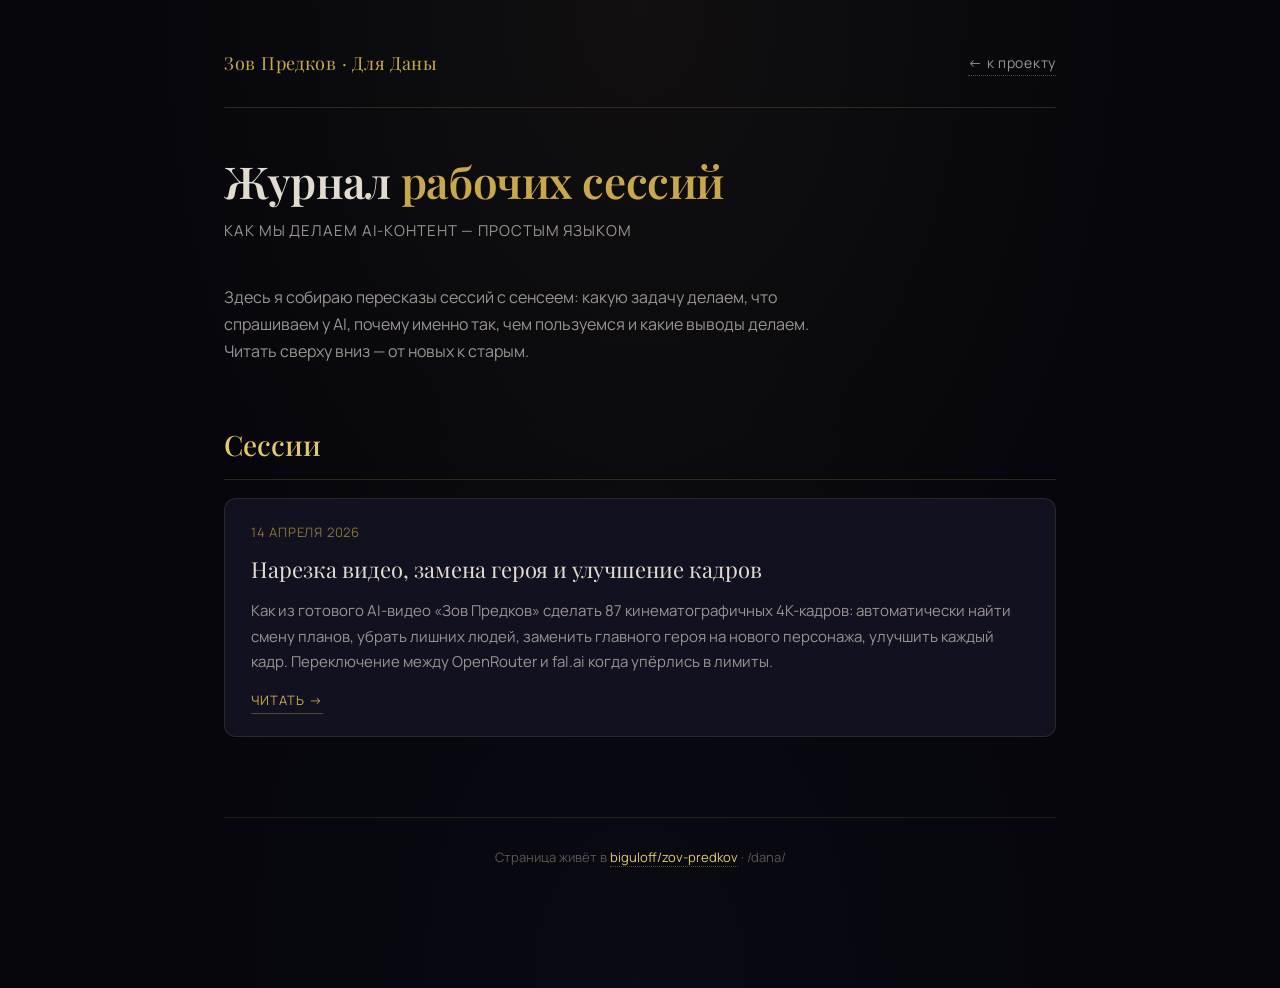
<file: dana/index.html>
<!DOCTYPE html>
<html lang="ru">
<head>
<meta charset="UTF-8">
<meta name="viewport" content="width=device-width, initial-scale=1.0">
<title>Для Даны — «Зов Предков»</title>
<link rel="preconnect" href="https://fonts.googleapis.com">
<link rel="preconnect" href="https://fonts.gstatic.com" crossorigin>
<link href="https://fonts.googleapis.com/css2?family=Playfair+Display:ital,wght@0,400;0,500;0,600;0,700&family=Manrope:wght@300;400;500;600;700&family=JetBrains+Mono:wght@400;600&display=swap" rel="stylesheet">
<link rel="stylesheet" href="style.css">
</head>
<body>
<div class="wrap">
  <nav class="nav">
    <span class="brand">Зов Предков · Для Даны</span>
    <a href="../">← к проекту</a>
  </nav>

  <h1>Журнал <span class="dim">рабочих сессий</span></h1>
  <p class="subtitle">Как мы делаем AI-контент — простым языком</p>

  <p style="max-width:640px;color:var(--text-secondary);margin-bottom:24px;">
    Здесь я собираю пересказы сессий с сенсеем: какую задачу делаем,
    что спрашиваем у AI, почему именно так, чем пользуемся и какие выводы
    делаем. Читать сверху вниз — от новых к старым.
  </p>

  <h2>Сессии</h2>

  <div class="card">
    <div class="when">14 апреля 2026</div>
    <div class="title">Нарезка видео, замена героя и улучшение кадров</div>
    <div class="summary">
      Как из готового AI-видео «Зов Предков» сделать 87 кинематографичных
      4K-кадров: автоматически найти смену планов, убрать лишних людей,
      заменить главного героя на нового персонажа, улучшить каждый кадр.
      Переключение между OpenRouter и fal.ai когда упёрлись в лимиты.
    </div>
    <a class="more" href="2026-04-14.html">Читать →</a>
  </div>

  <footer>
    Страница живёт в <a href="https://github.com/Biguloff/zov-predkov">biguloff/zov-predkov</a> · /dana/
  </footer>
</div>
</body>
</html>
</file>
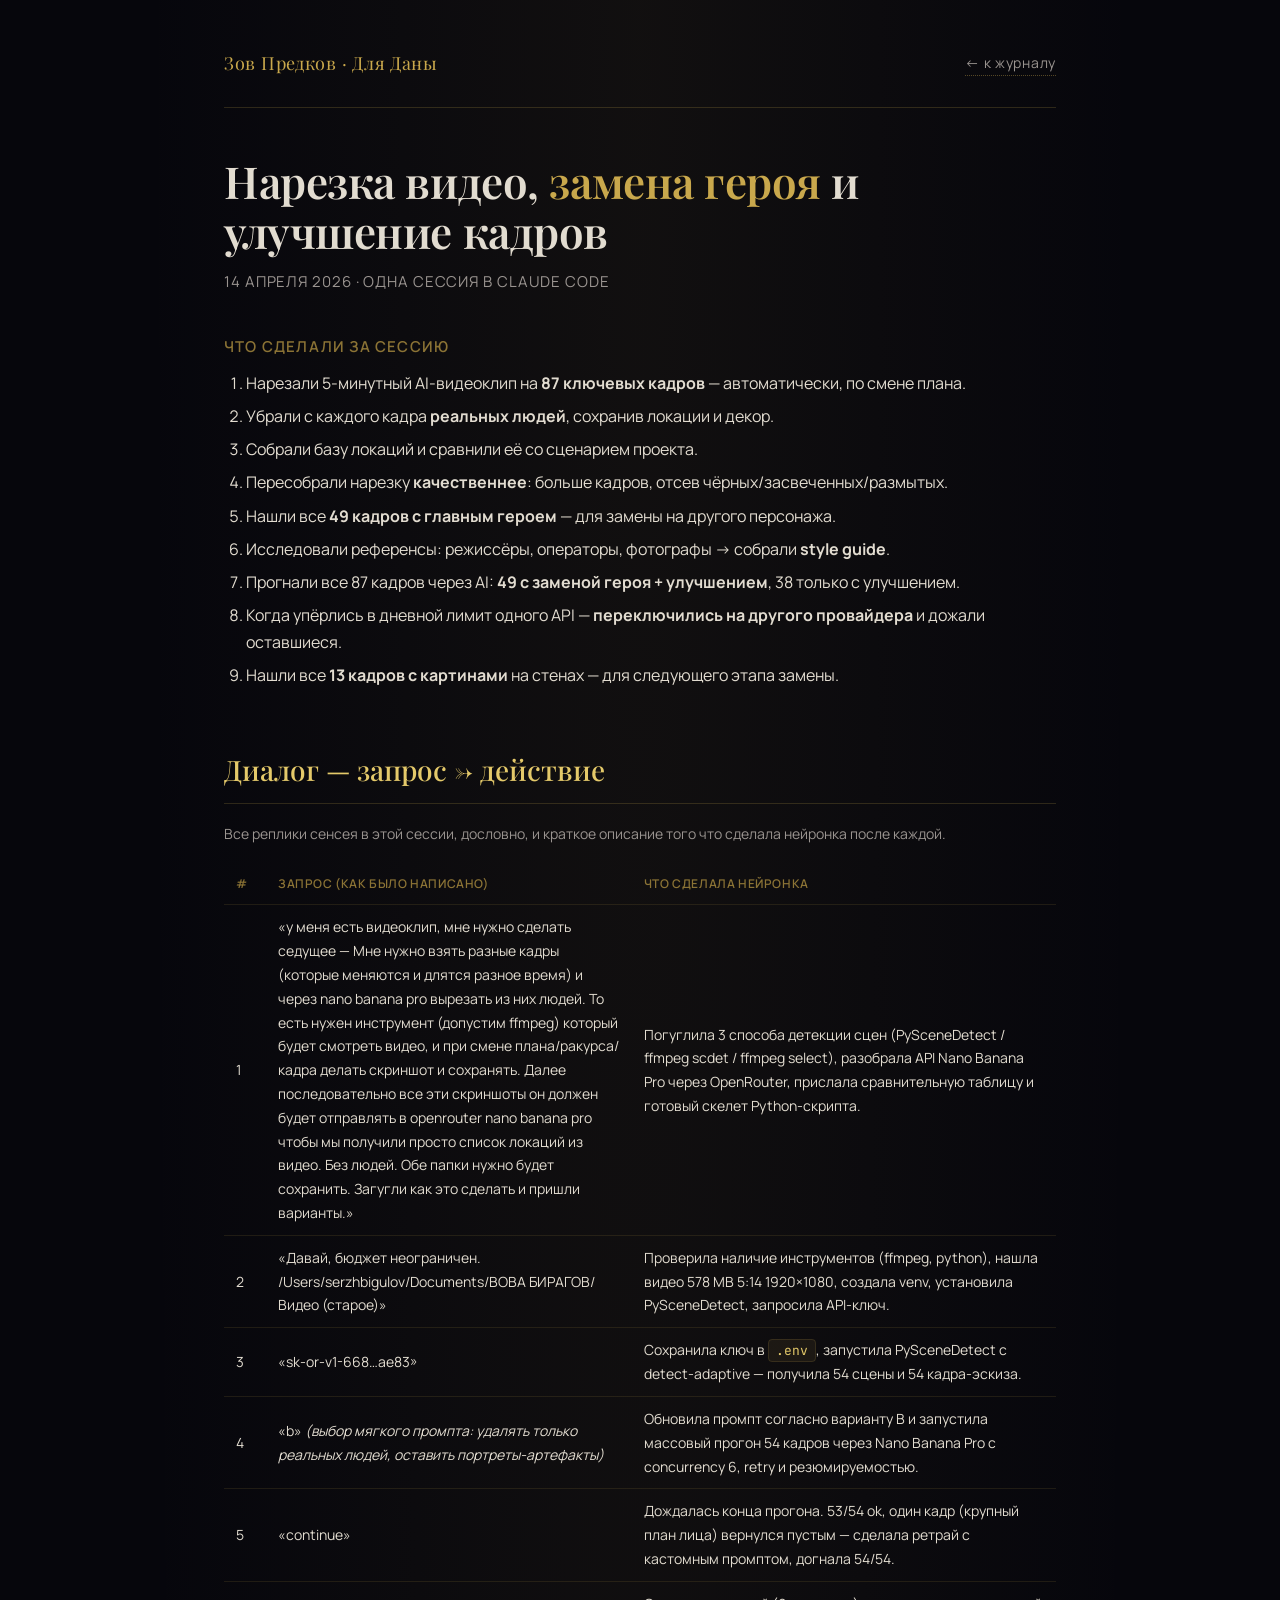
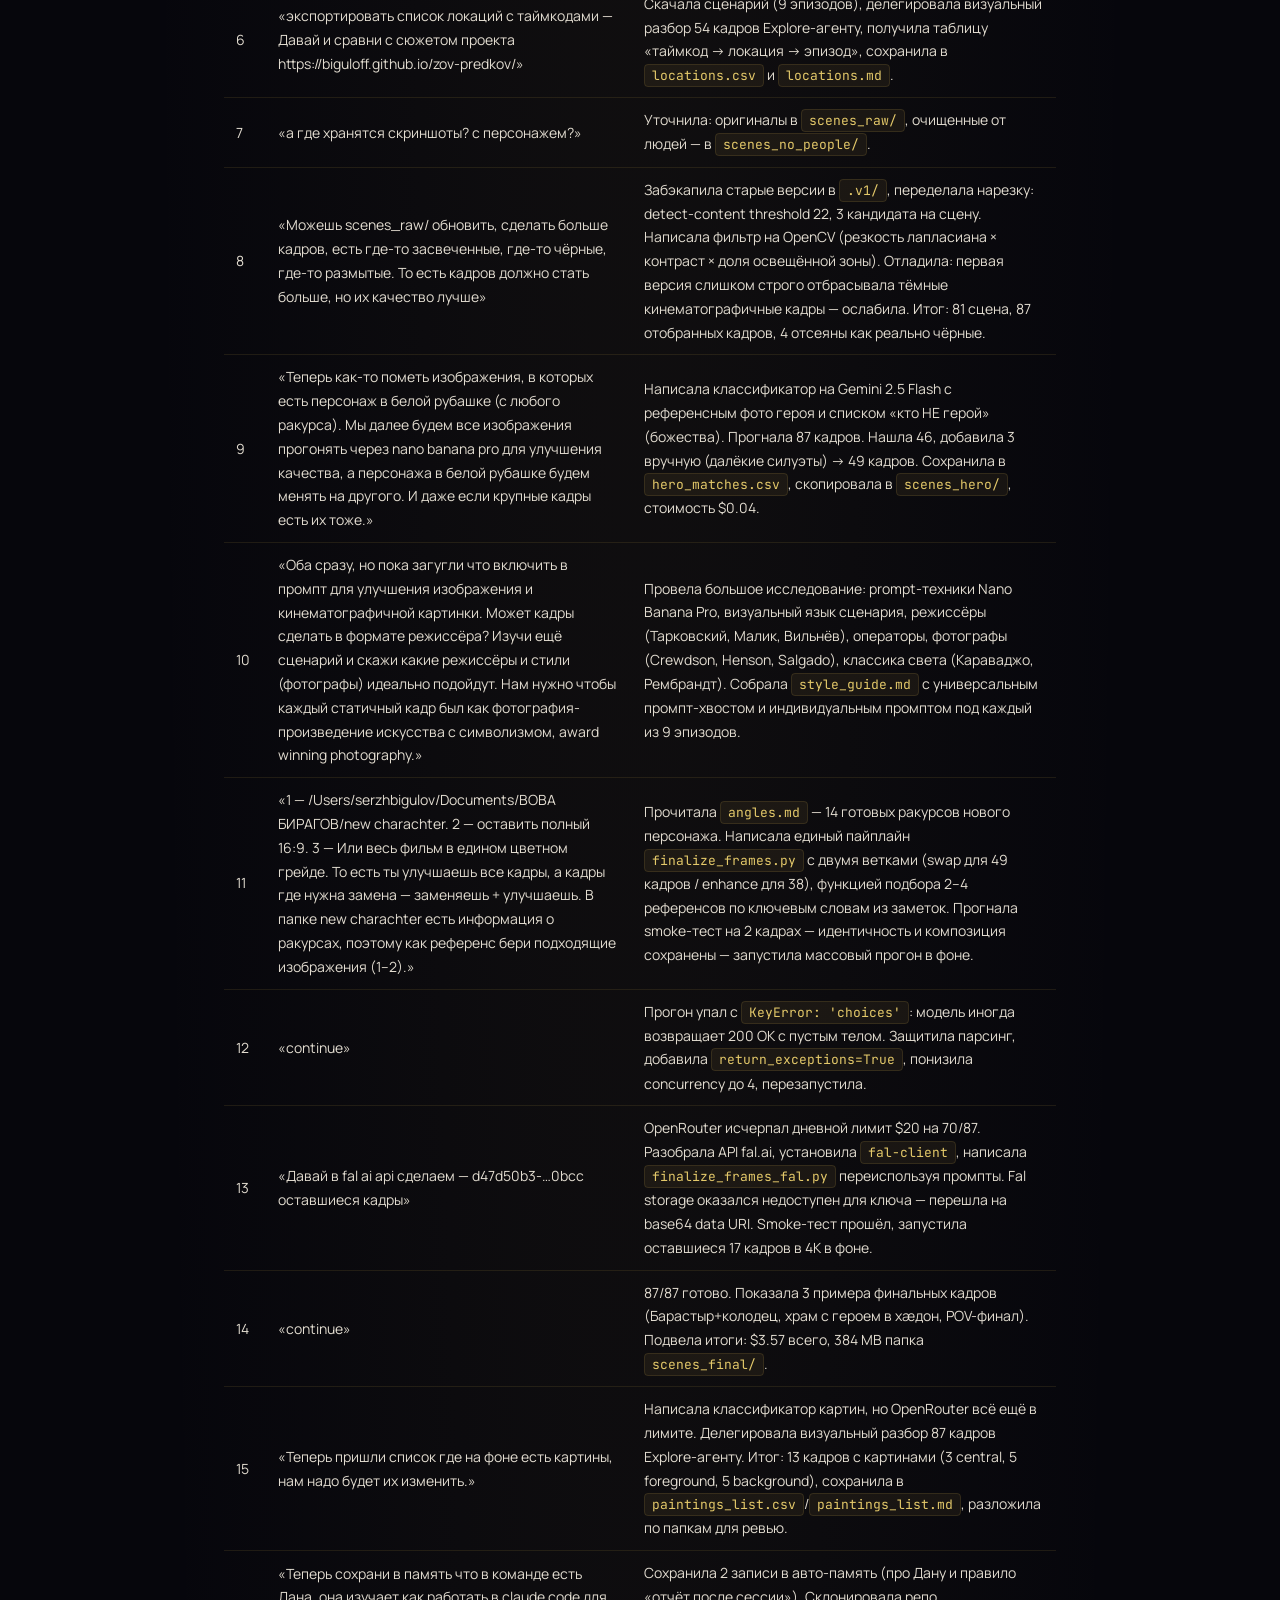
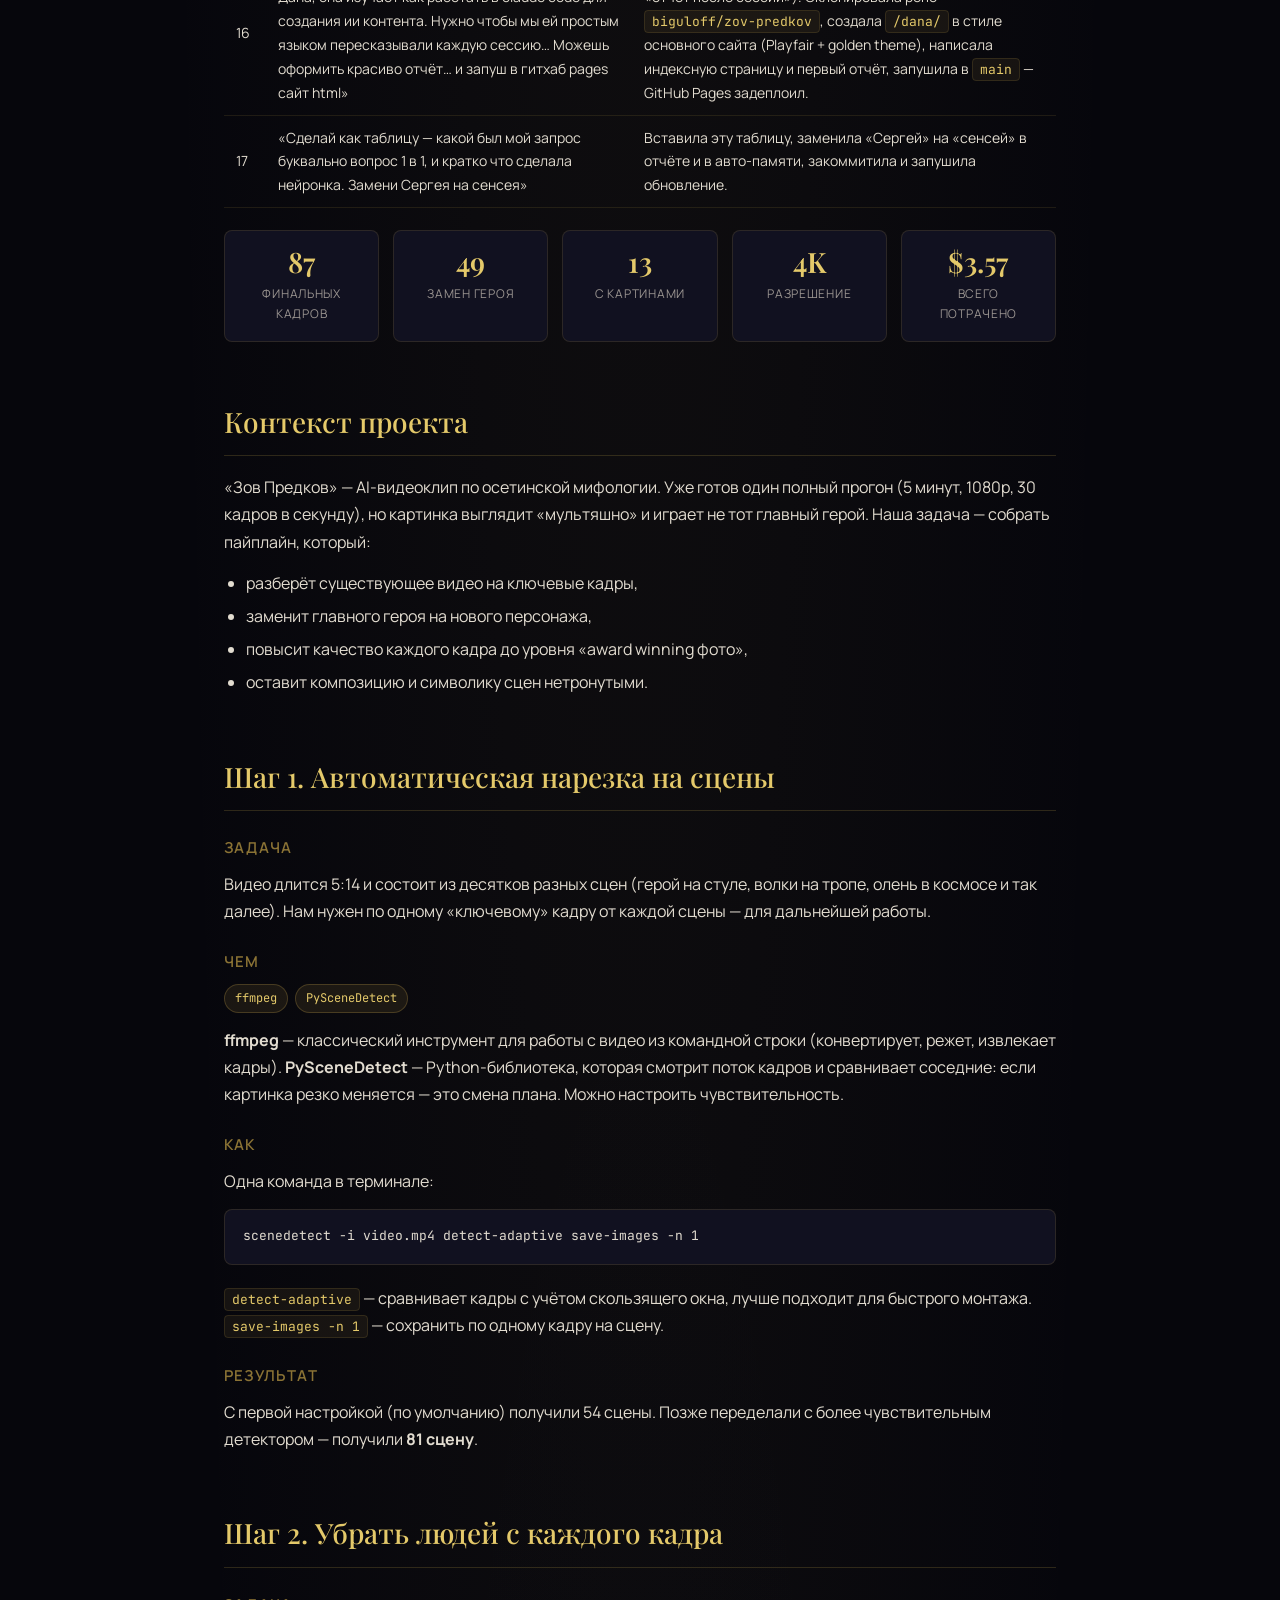
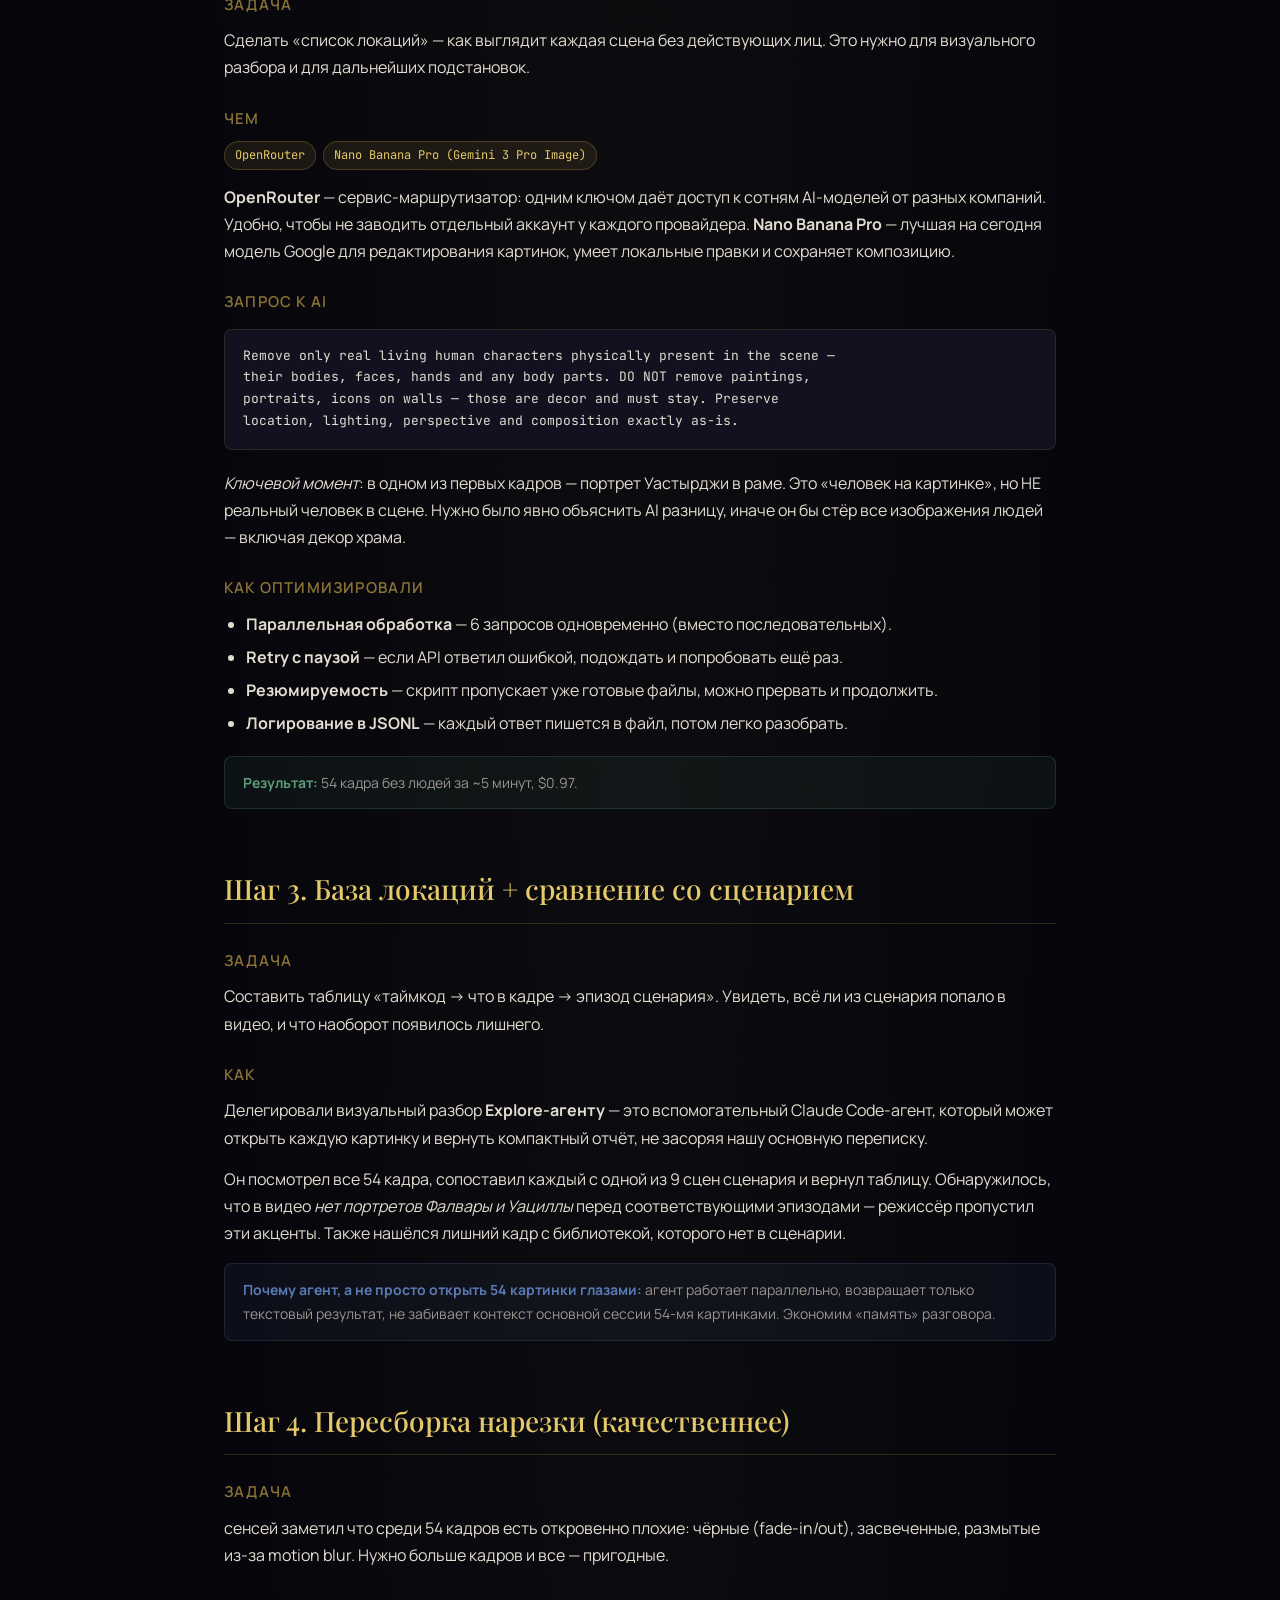
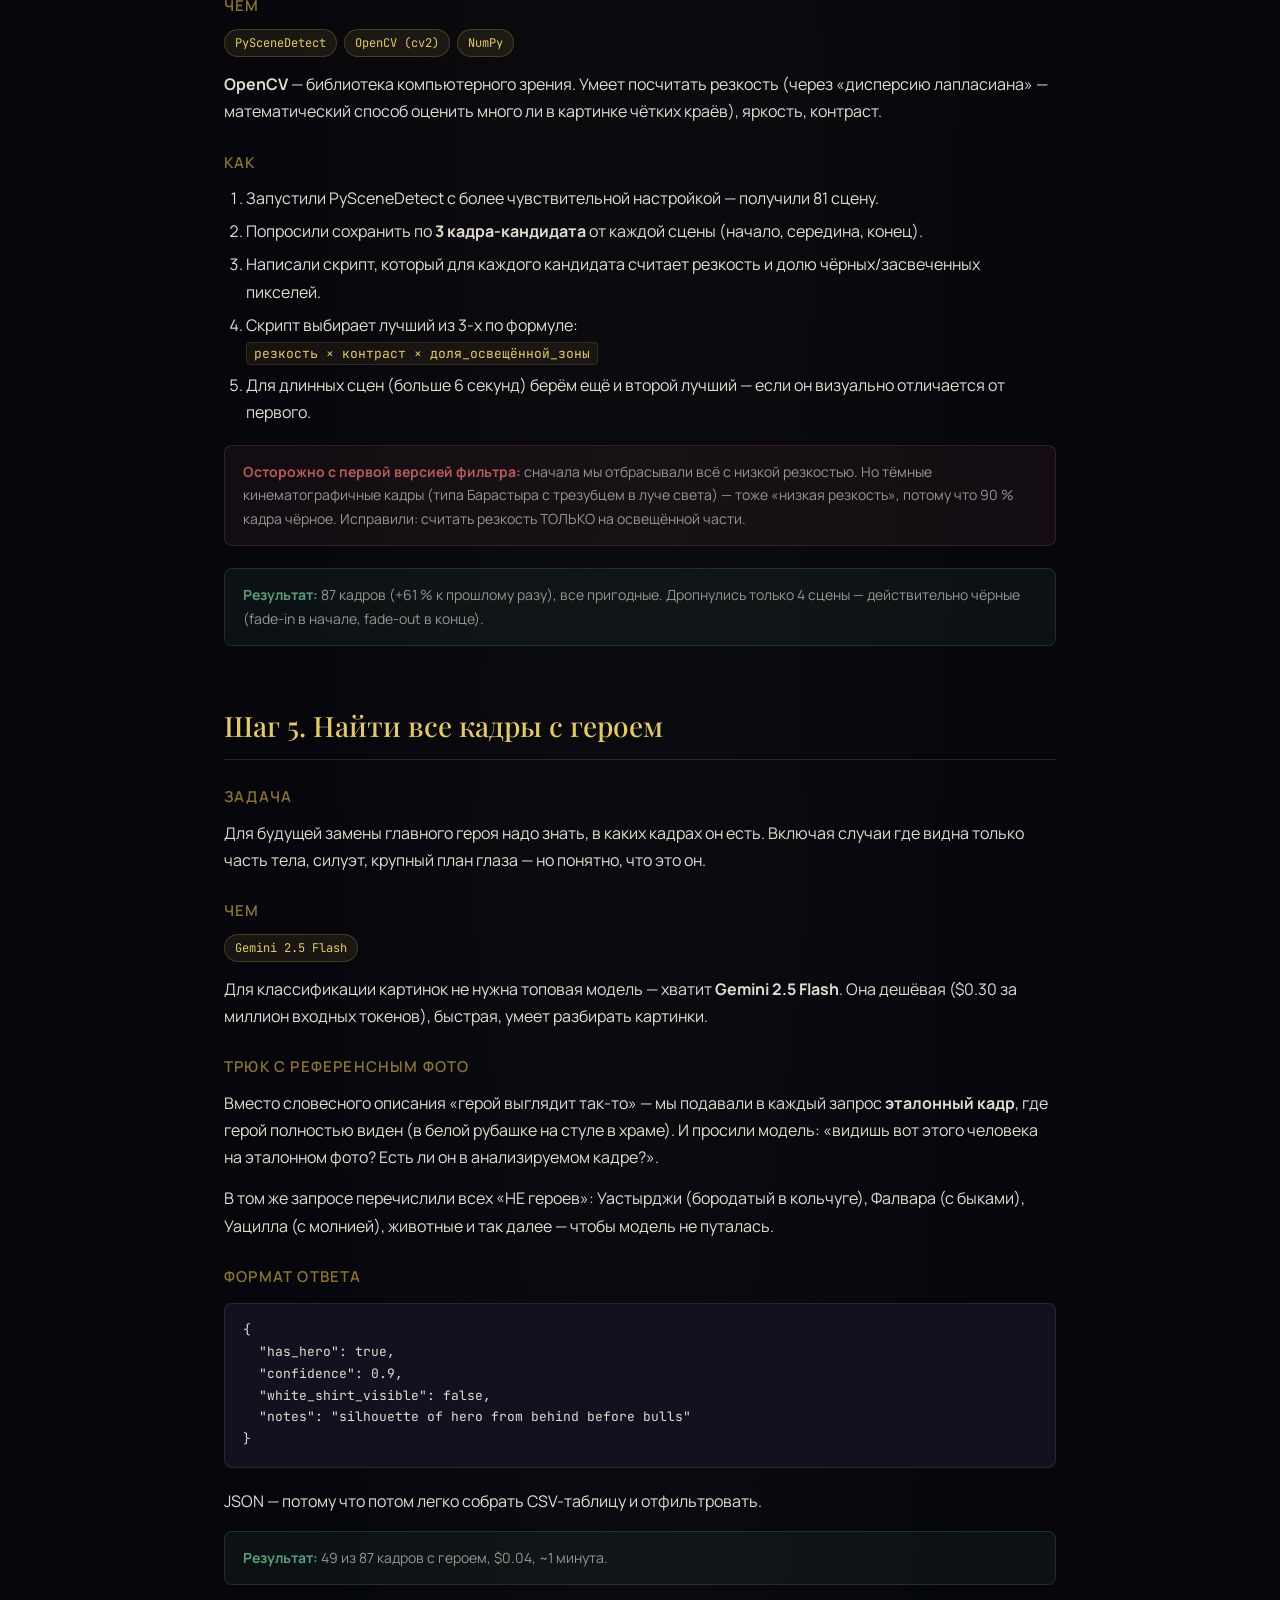
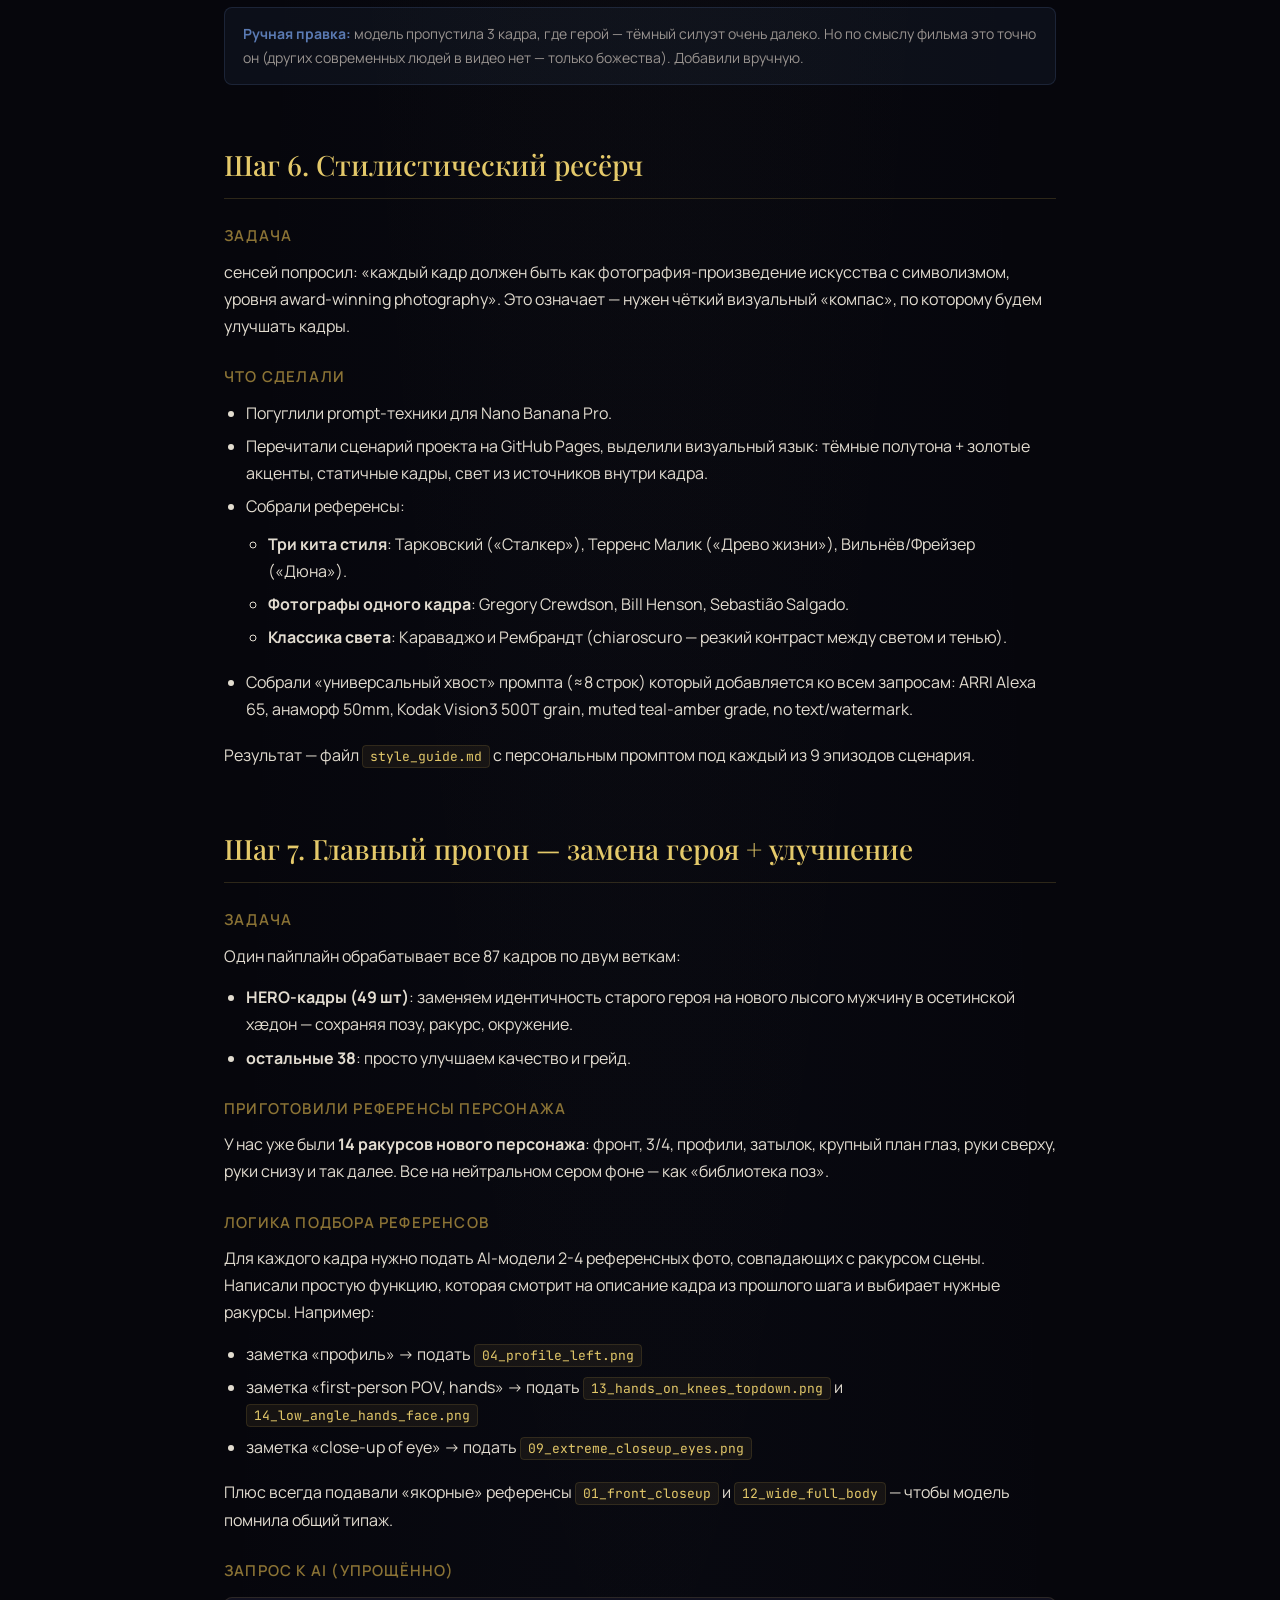
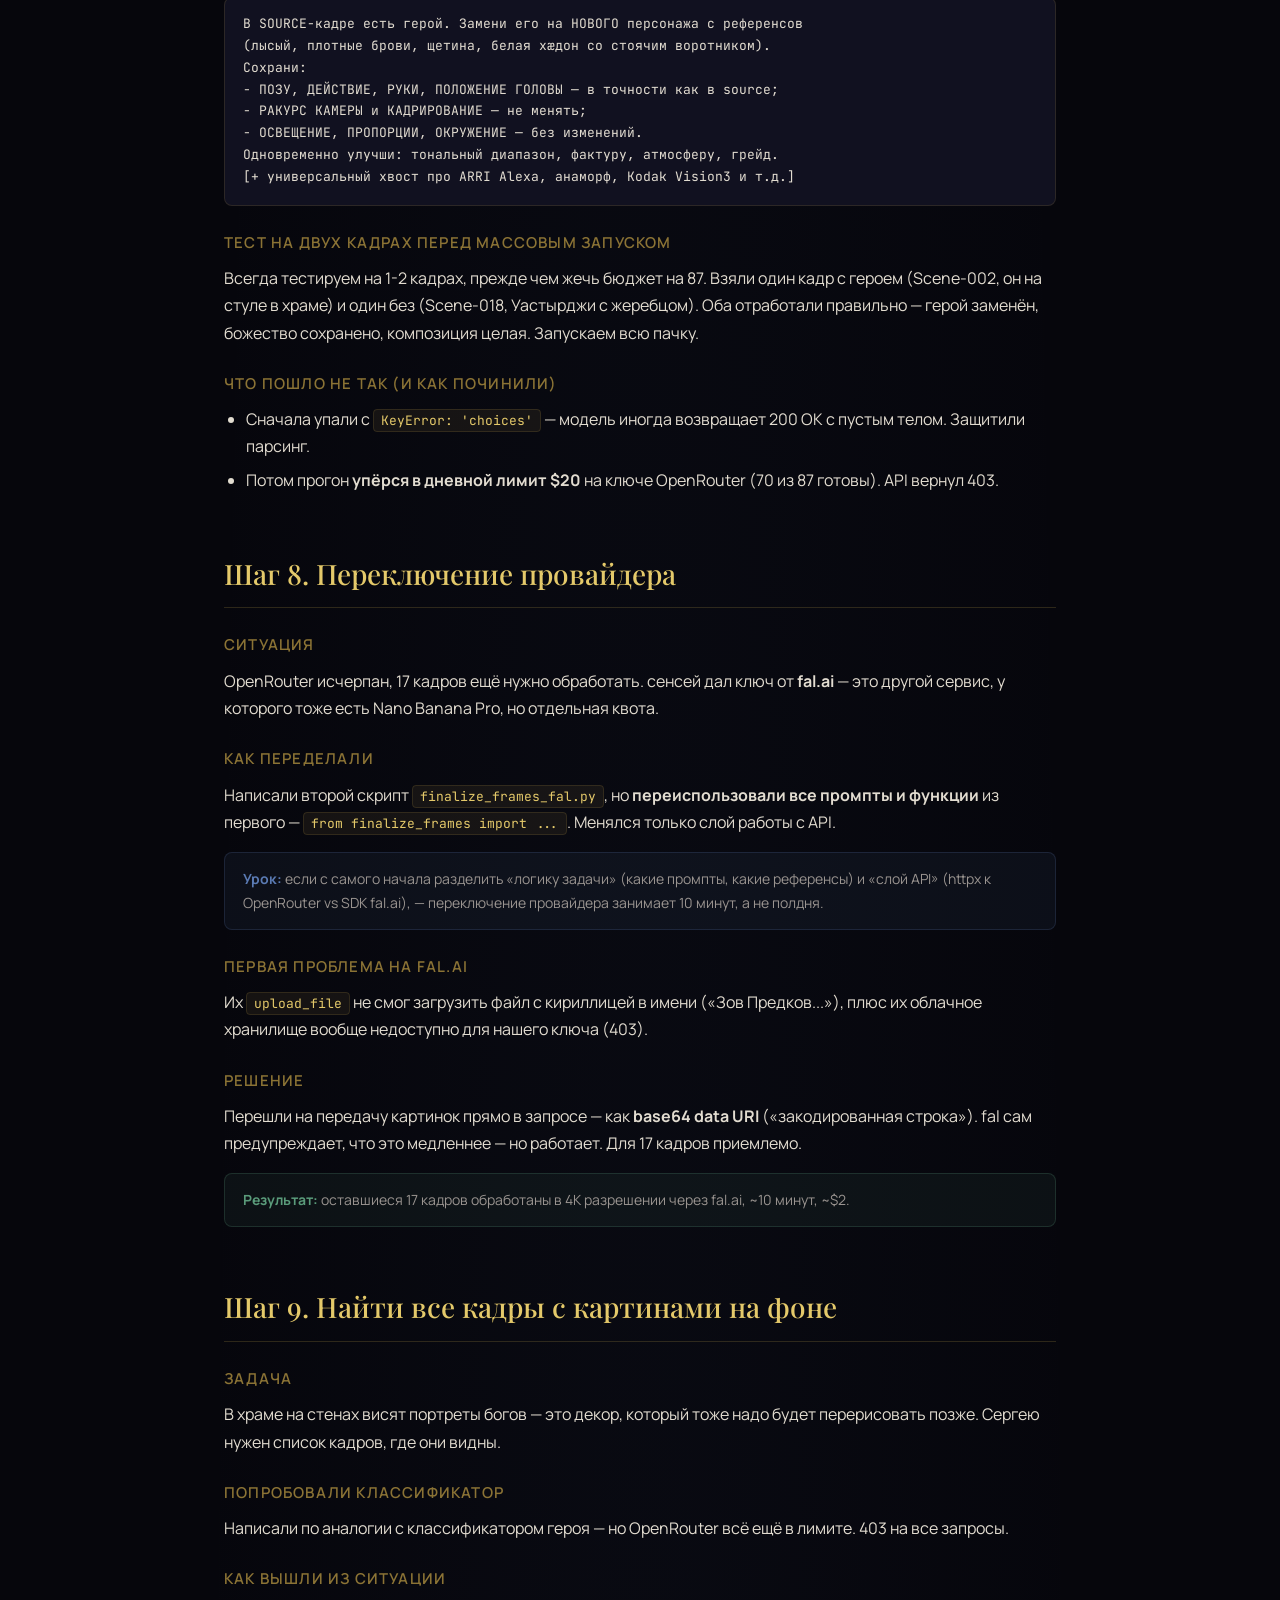
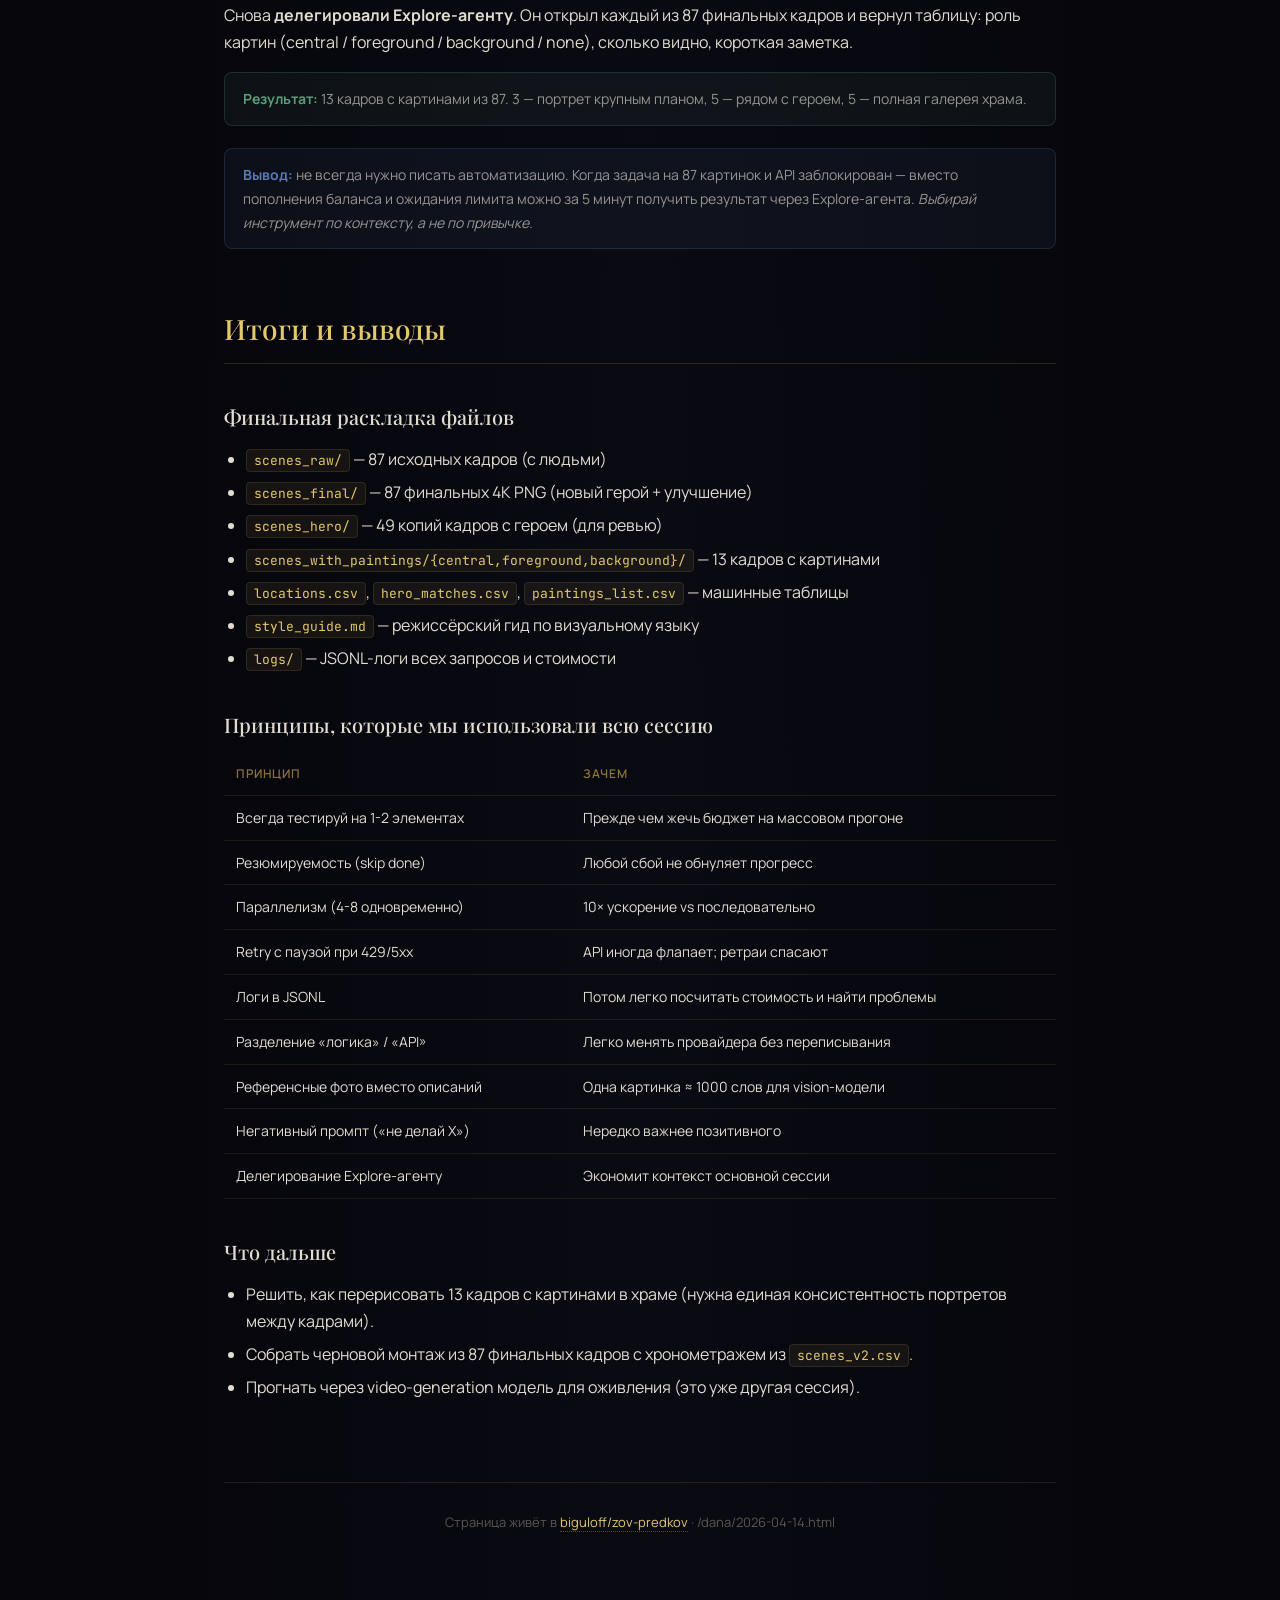
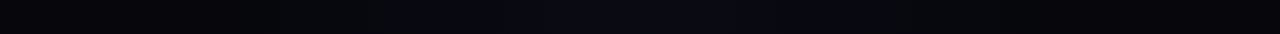
<file: dana/2026-04-14.html>
<!DOCTYPE html>
<html lang="ru">
<head>
<meta charset="UTF-8">
<meta name="viewport" content="width=device-width, initial-scale=1.0">
<title>14 апреля 2026 — Нарезка, замена героя, улучшение</title>
<link rel="preconnect" href="https://fonts.googleapis.com">
<link rel="preconnect" href="https://fonts.gstatic.com" crossorigin>
<link href="https://fonts.googleapis.com/css2?family=Playfair+Display:ital,wght@0,400;0,500;0,600;0,700&family=Manrope:wght@300;400;500;600;700&family=JetBrains+Mono:wght@400;600&display=swap" rel="stylesheet">
<link rel="stylesheet" href="style.css">
</head>
<body>
<div class="wrap">
  <nav class="nav">
    <span class="brand">Зов Предков · Для Даны</span>
    <a href="./">← к журналу</a>
  </nav>

  <h1>Нарезка видео, <span class="dim">замена героя</span> и улучшение кадров</h1>
  <p class="subtitle">14 апреля 2026 · одна сессия в Claude Code</p>

  <div class="tldr">
    <h4>Что сделали за сессию</h4>
    <ol>
      <li>Нарезали 5-минутный AI-видеоклип на <strong>87 ключевых кадров</strong> — автоматически, по смене плана.</li>
      <li>Убрали с каждого кадра <strong>реальных людей</strong>, сохранив локации и декор.</li>
      <li>Собрали базу локаций и сравнили её со сценарием проекта.</li>
      <li>Пересобрали нарезку <strong>качественнее</strong>: больше кадров, отсев чёрных/засвеченных/размытых.</li>
      <li>Нашли все <strong>49 кадров с главным героем</strong> — для замены на другого персонажа.</li>
      <li>Исследовали референсы: режиссёры, операторы, фотографы → собрали <strong>style guide</strong>.</li>
      <li>Прогнали все 87 кадров через AI: <strong>49 с заменой героя + улучшением</strong>, 38 только с улучшением.</li>
      <li>Когда упёрлись в дневной лимит одного API — <strong>переключились на другого провайдера</strong> и дожали оставшиеся.</li>
      <li>Нашли все <strong>13 кадров с картинами</strong> на стенах — для следующего этапа замены.</li>
    </ol>
  </div>

  <h2>Диалог — запрос → действие</h2>
  <p style="color:var(--text-secondary);font-size:14px;margin-bottom:18px;">
    Все реплики сенсея в этой сессии, дословно, и краткое описание того что сделала нейронка после каждой.
  </p>

  <table>
    <thead>
      <tr>
        <th style="width:42px;">#</th>
        <th>Запрос (как было написано)</th>
        <th>Что сделала нейронка</th>
      </tr>
    </thead>
    <tbody>
      <tr>
        <td>1</td>
        <td>«у меня есть видеоклип, мне нужно сделать седущее — Мне нужно взять разные кадры (которые меняются и длятся разное время) и через nano banana pro вырезать из них людей. То есть нужен инструмент (допустим ffmpeg) который будет смотреть видео, и при смене плана/ракурса/кадра делать скриншот и сохранять. Далее последовательно все эти скриншоты он должен будет отправлять в openrouter nano banana pro чтобы мы получили просто список локаций из видео. Без людей. Обе папки нужно будет сохранить. Загугли как это сделать и пришли варианты.»</td>
        <td>Погуглила 3 способа детекции сцен (PySceneDetect / ffmpeg scdet / ffmpeg select), разобрала API Nano Banana Pro через OpenRouter, прислала сравнительную таблицу и готовый скелет Python-скрипта.</td>
      </tr>
      <tr>
        <td>2</td>
        <td>«Давай, бюджет неограничен. /Users/serzhbigulov/Documents/ВОВА БИРАГОВ/Видео (старое)»</td>
        <td>Проверила наличие инструментов (ffmpeg, python), нашла видео 578&nbsp;MB 5:14 1920×1080, создала venv, установила PySceneDetect, запросила API-ключ.</td>
      </tr>
      <tr>
        <td>3</td>
        <td>«sk-or-v1-668…ae83»</td>
        <td>Сохранила ключ в <code>.env</code>, запустила PySceneDetect с detect-adaptive — получила 54 сцены и 54 кадра-эскиза.</td>
      </tr>
      <tr>
        <td>4</td>
        <td>«b» <em>(выбор мягкого промпта: удалять только реальных людей, оставить портреты-артефакты)</em></td>
        <td>Обновила промпт согласно варианту B и запустила массовый прогон 54 кадров через Nano Banana Pro с concurrency 6, retry и резюмируемостью.</td>
      </tr>
      <tr>
        <td>5</td>
        <td>«continue»</td>
        <td>Дождалась конца прогона. 53/54 ok, один кадр (крупный план лица) вернулся пустым — сделала ретрай с кастомным промптом, догнала 54/54.</td>
      </tr>
      <tr>
        <td>6</td>
        <td>«экспортировать список локаций с таймкодами — Давай и сравни с сюжетом проекта https://biguloff.github.io/zov-predkov/»</td>
        <td>Скачала сценарий (9 эпизодов), делегировала визуальный разбор 54 кадров Explore-агенту, получила таблицу «таймкод → локация → эпизод», сохранила в <code>locations.csv</code> и <code>locations.md</code>.</td>
      </tr>
      <tr>
        <td>7</td>
        <td>«а где хранятся скриншоты? с персонажем?»</td>
        <td>Уточнила: оригиналы в <code>scenes_raw/</code>, очищенные от людей — в <code>scenes_no_people/</code>.</td>
      </tr>
      <tr>
        <td>8</td>
        <td>«Можешь scenes_raw/ обновить, сделать больше кадров, есть где-то засвеченные, где-то чёрные, где-то размытые. То есть кадров должно стать больше, но их качество лучше»</td>
        <td>Забэкапила старые версии в <code>.v1/</code>, переделала нарезку: detect-content threshold 22, 3 кандидата на сцену. Написала фильтр на OpenCV (резкость лапласиана × контраст × доля освещённой зоны). Отладила: первая версия слишком строго отбрасывала тёмные кинематографичные кадры — ослабила. Итог: 81 сцена, 87 отобранных кадров, 4 отсеяны как реально чёрные.</td>
      </tr>
      <tr>
        <td>9</td>
        <td>«Теперь как-то пометь изображения, в которых есть персонаж в белой рубашке (с любого ракурса). Мы далее будем все изображения прогонять через nano banana pro для улучшения качества, а персонажа в белой рубашке будем менять на другого. И даже если крупные кадры есть их тоже.»</td>
        <td>Написала классификатор на Gemini 2.5 Flash с референсным фото героя и списком «кто НЕ герой» (божества). Прогнала 87 кадров. Нашла 46, добавила 3 вручную (далёкие силуэты) → 49 кадров. Сохранила в <code>hero_matches.csv</code>, скопировала в <code>scenes_hero/</code>, стоимость $0.04.</td>
      </tr>
      <tr>
        <td>10</td>
        <td>«Оба сразу, но пока загугли что включить в промпт для улучшения изображения и кинематографичной картинки. Может кадры сделать в формате режиссёра? Изучи ещё сценарий и скажи какие режиссёры и стили (фотографы) идеально подойдут. Нам нужно чтобы каждый статичный кадр был как фотография-произведение искусства с символизмом, award winning photography.»</td>
        <td>Провела большое исследование: prompt-техники Nano Banana Pro, визуальный язык сценария, режиссёры (Тарковский, Малик, Вильнёв), операторы, фотографы (Crewdson, Henson, Salgado), классика света (Караваджо, Рембрандт). Собрала <code>style_guide.md</code> с универсальным промпт-хвостом и индивидуальным промптом под каждый из 9 эпизодов.</td>
      </tr>
      <tr>
        <td>11</td>
        <td>«1 — /Users/serzhbigulov/Documents/ВОВА БИРАГОВ/new charachter. 2 — оставить полный 16:9. 3 — Или весь фильм в едином цветном грейде. То есть ты улучшаешь все кадры, а кадры где нужна замена — заменяешь + улучшаешь. В папке new charachter есть информация о ракурсах, поэтому как референс бери подходящие изображения (1–2).»</td>
        <td>Прочитала <code>angles.md</code> — 14 готовых ракурсов нового персонажа. Написала единый пайплайн <code>finalize_frames.py</code> с двумя ветками (swap для 49 кадров / enhance для 38), функцией подбора 2–4 референсов по ключевым словам из заметок. Прогнала smoke-тест на 2 кадрах — идентичность и композиция сохранены — запустила массовый прогон в фоне.</td>
      </tr>
      <tr>
        <td>12</td>
        <td>«continue»</td>
        <td>Прогон упал с <code>KeyError: 'choices'</code>: модель иногда возвращает 200 OK с пустым телом. Защитила парсинг, добавила <code>return_exceptions=True</code>, понизила concurrency до 4, перезапустила.</td>
      </tr>
      <tr>
        <td>13</td>
        <td>«Давай в fal ai api сделаем — d47d50b3-…0bcc оставшиеся кадры»</td>
        <td>OpenRouter исчерпал дневной лимит $20 на 70/87. Разобрала API fal.ai, установила <code>fal-client</code>, написала <code>finalize_frames_fal.py</code> переиспользуя промпты. Fal storage оказался недоступен для ключа — перешла на base64 data URI. Smoke-тест прошёл, запустила оставшиеся 17 кадров в 4K в фоне.</td>
      </tr>
      <tr>
        <td>14</td>
        <td>«continue»</td>
        <td>87/87 готово. Показала 3 примера финальных кадров (Барастыр+колодец, храм с героем в хæдон, POV-финал). Подвела итоги: $3.57 всего, 384 MB папка <code>scenes_final/</code>.</td>
      </tr>
      <tr>
        <td>15</td>
        <td>«Теперь пришли список где на фоне есть картины, нам надо будет их изменить.»</td>
        <td>Написала классификатор картин, но OpenRouter всё ещё в лимите. Делегировала визуальный разбор 87 кадров Explore-агенту. Итог: 13 кадров с картинами (3 central, 5 foreground, 5 background), сохранила в <code>paintings_list.csv</code>/<code>paintings_list.md</code>, разложила по папкам для ревью.</td>
      </tr>
      <tr>
        <td>16</td>
        <td>«Теперь сохрани в память что в команде есть Дана, она изучает как работать в claude code для создания ии контента. Нужно чтобы мы ей простым языком пересказывали каждую сессию… Можешь оформить красиво отчёт… и запуш в гитхаб pages сайт html»</td>
        <td>Сохранила 2 записи в авто-память (про Дану и правило «отчёт после сессии»). Склонировала репо <code>biguloff/zov-predkov</code>, создала <code>/dana/</code> в стиле основного сайта (Playfair + golden theme), написала индексную страницу и первый отчёт, запушила в <code>main</code> — GitHub Pages задеплоил.</td>
      </tr>
      <tr>
        <td>17</td>
        <td>«Сделай как таблицу — какой был мой запрос буквально вопрос 1 в 1, и кратко что сделала нейронка. Замени Сергея на сенсея»</td>
        <td>Вставила эту таблицу, заменила «Сергей» на «сенсей» в отчёте и в авто-памяти, закоммитила и запушила обновление.</td>
      </tr>
    </tbody>
  </table>

  <div class="metrics">
    <div class="metric"><span class="num">87</span><div class="lbl">финальных кадров</div></div>
    <div class="metric"><span class="num">49</span><div class="lbl">замен героя</div></div>
    <div class="metric"><span class="num">13</span><div class="lbl">с картинами</div></div>
    <div class="metric"><span class="num">4K</span><div class="lbl">разрешение</div></div>
    <div class="metric"><span class="num">$3.57</span><div class="lbl">всего потрачено</div></div>
  </div>

  <h2>Контекст проекта</h2>
  <p>
    «Зов Предков» — AI-видеоклип по осетинской мифологии. Уже готов один
    полный прогон (5 минут, 1080p, 30 кадров в секунду), но картинка
    выглядит «мультяшно» и играет не тот главный герой. Наша задача —
    собрать пайплайн, который:
  </p>
  <ul>
    <li>разберёт существующее видео на ключевые кадры,</li>
    <li>заменит главного героя на нового персонажа,</li>
    <li>повысит качество каждого кадра до уровня «award winning фото»,</li>
    <li>оставит композицию и символику сцен нетронутыми.</li>
  </ul>

  <h2>Шаг 1. Автоматическая нарезка на сцены</h2>
  <h4>Задача</h4>
  <p>
    Видео длится 5:14 и состоит из десятков разных сцен (герой на стуле,
    волки на тропе, олень в космосе и так далее). Нам нужен по одному
    «ключевому» кадру от каждой сцены — для дальнейшей работы.
  </p>
  <h4>Чем</h4>
  <div class="pillrow">
    <span class="chip">ffmpeg</span>
    <span class="chip">PySceneDetect</span>
  </div>
  <p>
    <strong>ffmpeg</strong> — классический инструмент для работы с видео
    из командной строки (конвертирует, режет, извлекает кадры).
    <strong>PySceneDetect</strong> — Python-библиотека, которая смотрит
    поток кадров и сравнивает соседние: если картинка резко меняется —
    это смена плана. Можно настроить чувствительность.
  </p>
  <h4>Как</h4>
  <p>Одна команда в терминале:</p>
<pre><code>scenedetect -i video.mp4 detect-adaptive save-images -n 1</code></pre>
  <p>
    <code>detect-adaptive</code> — сравнивает кадры с учётом скользящего
    окна, лучше подходит для быстрого монтажа. <code>save-images -n 1</code>
    — сохранить по одному кадру на сцену.
  </p>
  <h4>Результат</h4>
  <p>
    С первой настройкой (по умолчанию) получили 54 сцены. Позже
    переделали с более чувствительным детектором — получили <strong>81 сцену</strong>.
  </p>

  <h2>Шаг 2. Убрать людей с каждого кадра</h2>
  <h4>Задача</h4>
  <p>
    Сделать «список локаций» — как выглядит каждая сцена без действующих
    лиц. Это нужно для визуального разбора и для дальнейших подстановок.
  </p>
  <h4>Чем</h4>
  <div class="pillrow">
    <span class="chip">OpenRouter</span>
    <span class="chip">Nano Banana Pro (Gemini 3 Pro Image)</span>
  </div>
  <p>
    <strong>OpenRouter</strong> — сервис-маршрутизатор: одним ключом
    даёт доступ к сотням AI-моделей от разных компаний. Удобно, чтобы
    не заводить отдельный аккаунт у каждого провайдера.
    <strong>Nano Banana Pro</strong> — лучшая на сегодня модель Google
    для редактирования картинок, умеет локальные правки и сохраняет
    композицию.
  </p>
  <h4>Запрос к AI</h4>
<pre><code>Remove only real living human characters physically present in the scene —
their bodies, faces, hands and any body parts. DO NOT remove paintings,
portraits, icons on walls — those are decor and must stay. Preserve
location, lighting, perspective and composition exactly as-is.</code></pre>
  <p>
    <em>Ключевой момент</em>: в одном из первых кадров — портрет
    Уастырджи в раме. Это «человек на картинке», но НЕ реальный человек
    в сцене. Нужно было явно объяснить AI разницу, иначе он бы стёр все
    изображения людей — включая декор храма.
  </p>
  <h4>Как оптимизировали</h4>
  <ul>
    <li><strong>Параллельная обработка</strong> — 6 запросов одновременно (вместо последовательных).</li>
    <li><strong>Retry с паузой</strong> — если API ответил ошибкой, подождать и попробовать ещё раз.</li>
    <li><strong>Резюмируемость</strong> — скрипт пропускает уже готовые файлы, можно прервать и продолжить.</li>
    <li><strong>Логирование в JSONL</strong> — каждый ответ пишется в файл, потом легко разобрать.</li>
  </ul>
  <div class="ok"><strong>Результат:</strong> 54 кадра без людей за ~5 минут, $0.97.</div>

  <h2>Шаг 3. База локаций + сравнение со сценарием</h2>
  <h4>Задача</h4>
  <p>
    Составить таблицу «таймкод → что в кадре → эпизод сценария».
    Увидеть, всё ли из сценария попало в видео, и что наоборот появилось
    лишнего.
  </p>
  <h4>Как</h4>
  <p>
    Делегировали визуальный разбор <strong>Explore-агенту</strong> — это
    вспомогательный Claude Code-агент, который может открыть каждую
    картинку и вернуть компактный отчёт, не засоряя нашу основную
    переписку.
  </p>
  <p>
    Он посмотрел все 54 кадра, сопоставил каждый с одной из 9 сцен
    сценария и вернул таблицу. Обнаружилось, что в видео <em>нет
    портретов Фалвары и Уациллы</em> перед соответствующими эпизодами —
    режиссёр пропустил эти акценты. Также нашёлся лишний кадр с
    библиотекой, которого нет в сценарии.
  </p>
  <div class="note"><strong>Почему агент, а не просто открыть 54 картинки глазами:</strong> агент работает параллельно, возвращает только текстовый результат, не забивает контекст основной сессии 54-мя картинками. Экономим «память» разговора.</div>

  <h2>Шаг 4. Пересборка нарезки (качественнее)</h2>
  <h4>Задача</h4>
  <p>
    сенсей заметил что среди 54 кадров есть откровенно плохие: чёрные
    (fade-in/out), засвеченные, размытые из-за motion blur. Нужно
    больше кадров и все — пригодные.
  </p>
  <h4>Чем</h4>
  <div class="pillrow">
    <span class="chip">PySceneDetect</span>
    <span class="chip">OpenCV (cv2)</span>
    <span class="chip">NumPy</span>
  </div>
  <p>
    <strong>OpenCV</strong> — библиотека компьютерного зрения. Умеет
    посчитать резкость (через «дисперсию лапласиана» — математический
    способ оценить много ли в картинке чётких краёв), яркость, контраст.
  </p>
  <h4>Как</h4>
  <ol>
    <li>Запустили PySceneDetect с более чувствительной настройкой — получили 81 сцену.</li>
    <li>Попросили сохранить по <strong>3 кадра-кандидата</strong> от каждой сцены (начало, середина, конец).</li>
    <li>Написали скрипт, который для каждого кандидата считает резкость и долю чёрных/засвеченных пикселей.</li>
    <li>Скрипт выбирает лучший из 3-х по формуле:<br>
        <code>резкость × контраст × доля_освещённой_зоны</code></li>
    <li>Для длинных сцен (больше 6 секунд) берём ещё и второй лучший — если он визуально отличается от первого.</li>
  </ol>
  <div class="warn"><strong>Осторожно с первой версией фильтра:</strong> сначала мы отбрасывали всё с низкой резкостью. Но тёмные кинематографичные кадры (типа Барастыра с трезубцем в луче света) — тоже «низкая резкость», потому что 90&nbsp;% кадра чёрное. Исправили: считать резкость ТОЛЬКО на освещённой части.</div>
  <div class="ok"><strong>Результат:</strong> 87 кадров (+61&nbsp;% к прошлому разу), все пригодные. Дропнулись только 4 сцены — действительно чёрные (fade-in в начале, fade-out в конце).</div>

  <h2>Шаг 5. Найти все кадры с героем</h2>
  <h4>Задача</h4>
  <p>
    Для будущей замены главного героя надо знать, в каких кадрах он
    есть. Включая случаи где видна только часть тела, силуэт, крупный
    план глаза — но понятно, что это он.
  </p>
  <h4>Чем</h4>
  <div class="pillrow">
    <span class="chip">Gemini 2.5 Flash</span>
  </div>
  <p>
    Для классификации картинок не нужна топовая модель — хватит
    <strong>Gemini 2.5 Flash</strong>. Она дешёвая ($0.30 за миллион
    входных токенов), быстрая, умеет разбирать картинки.
  </p>
  <h4>Трюк с референсным фото</h4>
  <p>
    Вместо словесного описания «герой выглядит так-то» — мы подавали в
    каждый запрос <strong>эталонный кадр</strong>, где герой полностью
    виден (в белой рубашке на стуле в храме). И просили модель:
    «видишь вот этого человека на эталонном фото? Есть ли он в
    анализируемом кадре?».
  </p>
  <p>
    В том же запросе перечислили всех «НЕ героев»: Уастырджи (бородатый
    в кольчуге), Фалвара (с быками), Уацилла (с молнией), животные и
    так далее — чтобы модель не путалась.
  </p>
  <h4>Формат ответа</h4>
<pre><code>{
  "has_hero": true,
  "confidence": 0.9,
  "white_shirt_visible": false,
  "notes": "silhouette of hero from behind before bulls"
}</code></pre>
  <p>
    JSON — потому что потом легко собрать CSV-таблицу и отфильтровать.
  </p>
  <div class="ok"><strong>Результат:</strong> 49 из 87 кадров с героем, $0.04, ~1 минута.</div>
  <div class="note"><strong>Ручная правка:</strong> модель пропустила 3 кадра, где герой — тёмный силуэт очень далеко. Но по смыслу фильма это точно он (других современных людей в видео нет — только божества). Добавили вручную.</div>

  <h2>Шаг 6. Стилистический ресёрч</h2>
  <h4>Задача</h4>
  <p>
    сенсей попросил: «каждый кадр должен быть как фотография-произведение
    искусства с символизмом, уровня award-winning photography». Это
    означает — нужен чёткий визуальный «компас», по которому будем
    улучшать кадры.
  </p>
  <h4>Что сделали</h4>
  <ul>
    <li>Погуглили prompt-техники для Nano Banana Pro.</li>
    <li>Перечитали сценарий проекта на GitHub Pages, выделили визуальный язык: тёмные полутона + золотые акценты, статичные кадры, свет из источников внутри кадра.</li>
    <li>Собрали референсы:
      <ul>
        <li><strong>Три кита стиля</strong>: Тарковский («Сталкер»), Терренс Малик («Древо жизни»), Вильнёв/Фрейзер («Дюна»).</li>
        <li><strong>Фотографы одного кадра</strong>: Gregory Crewdson, Bill Henson, Sebastião Salgado.</li>
        <li><strong>Классика света</strong>: Караваджо и Рембрандт (chiaroscuro — резкий контраст между светом и тенью).</li>
      </ul>
    </li>
    <li>Собрали «универсальный хвост» промпта (≈8 строк) который добавляется ко всем запросам: ARRI Alexa 65, анаморф 50mm, Kodak Vision3 500T grain, muted teal-amber grade, no text/watermark.</li>
  </ul>
  <p>Результат — файл <code>style_guide.md</code> с персональным промптом под каждый из 9 эпизодов сценария.</p>

  <h2>Шаг 7. Главный прогон — замена героя + улучшение</h2>
  <h4>Задача</h4>
  <p>Один пайплайн обрабатывает все 87 кадров по двум веткам:</p>
  <ul>
    <li><strong>HERO-кадры (49 шт)</strong>: заменяем идентичность старого героя на нового лысого мужчину в осетинской хæдон — сохраняя позу, ракурс, окружение.</li>
    <li><strong>остальные 38</strong>: просто улучшаем качество и грейд.</li>
  </ul>
  <h4>Приготовили референсы персонажа</h4>
  <p>
    У нас уже были <strong>14 ракурсов нового персонажа</strong>:
    фронт, 3/4, профили, затылок, крупный план глаз, руки сверху, руки
    снизу и так далее. Все на нейтральном сером фоне — как «библиотека
    поз».
  </p>
  <h4>Логика подбора референсов</h4>
  <p>
    Для каждого кадра нужно подать AI-модели 2-4 референсных фото,
    совпадающих с ракурсом сцены. Написали простую функцию, которая
    смотрит на описание кадра из прошлого шага и выбирает нужные
    ракурсы. Например:
  </p>
  <ul>
    <li>заметка «профиль» → подать <code>04_profile_left.png</code></li>
    <li>заметка «first-person POV, hands» → подать <code>13_hands_on_knees_topdown.png</code> и <code>14_low_angle_hands_face.png</code></li>
    <li>заметка «close-up of eye» → подать <code>09_extreme_closeup_eyes.png</code></li>
  </ul>
  <p>Плюс всегда подавали «якорные» референсы <code>01_front_closeup</code> и <code>12_wide_full_body</code> — чтобы модель помнила общий типаж.</p>
  <h4>Запрос к AI (упрощённо)</h4>
<pre><code>В SOURCE-кадре есть герой. Замени его на НОВОГО персонажа с референсов
(лысый, плотные брови, щетина, белая хæдон со стоячим воротником).
Сохрани:
- ПОЗУ, ДЕЙСТВИЕ, РУКИ, ПОЛОЖЕНИЕ ГОЛОВЫ — в точности как в source;
- РАКУРС КАМЕРЫ и КАДРИРОВАНИЕ — не менять;
- ОСВЕЩЕНИЕ, ПРОПОРЦИИ, ОКРУЖЕНИЕ — без изменений.
Одновременно улучши: тональный диапазон, фактуру, атмосферу, грейд.
[+ универсальный хвост про ARRI Alexa, анаморф, Kodak Vision3 и т.д.]</code></pre>

  <h4>Тест на двух кадрах перед массовым запуском</h4>
  <p>
    Всегда тестируем на 1-2 кадрах, прежде чем жечь бюджет на 87.
    Взяли один кадр с героем (Scene-002, он на стуле в храме) и один
    без (Scene-018, Уастырджи с жеребцом). Оба отработали правильно —
    герой заменён, божество сохранено, композиция целая. Запускаем всю
    пачку.
  </p>

  <h4>Что пошло не так (и как починили)</h4>
  <ul>
    <li>Сначала упали с <code>KeyError: 'choices'</code> — модель иногда возвращает 200 OK с пустым телом. Защитили парсинг.</li>
    <li>Потом прогон <strong>упёрся в дневной лимит $20</strong> на ключе OpenRouter (70 из 87 готовы). API вернул 403.</li>
  </ul>

  <h2>Шаг 8. Переключение провайдера</h2>
  <h4>Ситуация</h4>
  <p>
    OpenRouter исчерпан, 17 кадров ещё нужно обработать. сенсей дал
    ключ от <strong>fal.ai</strong> — это другой сервис, у которого
    тоже есть Nano Banana Pro, но отдельная квота.
  </p>
  <h4>Как переделали</h4>
  <p>
    Написали второй скрипт <code>finalize_frames_fal.py</code>, но
    <strong>переиспользовали все промпты и функции</strong> из первого —
    <code>from finalize_frames import ...</code>. Менялся только слой
    работы с API.
  </p>
  <div class="note"><strong>Урок:</strong> если с самого начала разделить «логику задачи» (какие промпты, какие референсы) и «слой API» (httpx к OpenRouter vs SDK fal.ai), — переключение провайдера занимает 10 минут, а не полдня.</div>

  <h4>Первая проблема на fal.ai</h4>
  <p>
    Их <code>upload_file</code> не смог загрузить файл с кириллицей в
    имени («Зов Предков...»), плюс их облачное хранилище вообще
    недоступно для нашего ключа (403).
  </p>
  <h4>Решение</h4>
  <p>
    Перешли на передачу картинок прямо в запросе — как <strong>base64
    data URI</strong> («закодированная строка»). fal сам предупреждает,
    что это медленнее — но работает. Для 17 кадров приемлемо.
  </p>
  <div class="ok"><strong>Результат:</strong> оставшиеся 17 кадров обработаны в 4K разрешении через fal.ai, ~10 минут, ~$2.</div>

  <h2>Шаг 9. Найти все кадры с картинами на фоне</h2>
  <h4>Задача</h4>
  <p>
    В храме на стенах висят портреты богов — это декор, который тоже
    надо будет перерисовать позже. Сергею нужен список кадров, где они
    видны.
  </p>
  <h4>Попробовали классификатор</h4>
  <p>
    Написали по аналогии с классификатором героя — но OpenRouter всё
    ещё в лимите. 403 на все запросы.
  </p>
  <h4>Как вышли из ситуации</h4>
  <p>
    Снова <strong>делегировали Explore-агенту</strong>. Он открыл каждый из
    87 финальных кадров и вернул таблицу: роль картин (central /
    foreground / background / none), сколько видно, короткая заметка.
  </p>
  <div class="ok"><strong>Результат:</strong> 13 кадров с картинами из 87. 3 — портрет крупным планом, 5 — рядом с героем, 5 — полная галерея храма.</div>
  <div class="note"><strong>Вывод:</strong> не всегда нужно писать автоматизацию. Когда задача на 87 картинок и API заблокирован — вместо пополнения баланса и ожидания лимита можно за 5 минут получить результат через Explore-агента. <em>Выбирай инструмент по контексту, а не по привычке.</em></div>

  <h2>Итоги и выводы</h2>
  <h3>Финальная раскладка файлов</h3>
  <ul>
    <li><code>scenes_raw/</code> — 87 исходных кадров (с людьми)</li>
    <li><code>scenes_final/</code> — 87 финальных 4K PNG (новый герой + улучшение)</li>
    <li><code>scenes_hero/</code> — 49 копий кадров с героем (для ревью)</li>
    <li><code>scenes_with_paintings/{central,foreground,background}/</code> — 13 кадров с картинами</li>
    <li><code>locations.csv</code>, <code>hero_matches.csv</code>, <code>paintings_list.csv</code> — машинные таблицы</li>
    <li><code>style_guide.md</code> — режиссёрский гид по визуальному языку</li>
    <li><code>logs/</code> — JSONL-логи всех запросов и стоимости</li>
  </ul>

  <h3>Принципы, которые мы использовали всю сессию</h3>
  <table>
    <thead><tr><th>Принцип</th><th>Зачем</th></tr></thead>
    <tbody>
      <tr><td>Всегда тестируй на 1-2 элементах</td><td>Прежде чем жечь бюджет на массовом прогоне</td></tr>
      <tr><td>Резюмируемость (skip done)</td><td>Любой сбой не обнуляет прогресс</td></tr>
      <tr><td>Параллелизм (4-8 одновременно)</td><td>10× ускорение vs последовательно</td></tr>
      <tr><td>Retry с паузой при 429/5xx</td><td>API иногда флапает; ретраи спасают</td></tr>
      <tr><td>Логи в JSONL</td><td>Потом легко посчитать стоимость и найти проблемы</td></tr>
      <tr><td>Разделение «логика» / «API»</td><td>Легко менять провайдера без переписывания</td></tr>
      <tr><td>Референсные фото вместо описаний</td><td>Одна картинка ≈ 1000 слов для vision-модели</td></tr>
      <tr><td>Негативный промпт («не делай X»)</td><td>Нередко важнее позитивного</td></tr>
      <tr><td>Делегирование Explore-агенту</td><td>Экономит контекст основной сессии</td></tr>
    </tbody>
  </table>

  <h3>Что дальше</h3>
  <ul>
    <li>Решить, как перерисовать 13 кадров с картинами в храме (нужна единая консистентность портретов между кадрами).</li>
    <li>Собрать черновой монтаж из 87 финальных кадров с хронометражем из <code>scenes_v2.csv</code>.</li>
    <li>Прогнать через video-generation модель для оживления (это уже другая сессия).</li>
  </ul>

  <footer>
    Страница живёт в <a href="https://github.com/Biguloff/zov-predkov">biguloff/zov-predkov</a> · /dana/2026-04-14.html
  </footer>
</div>
</body>
</html>
</file>
<file: dana/style.css>
:root {
  --bg-deep: #06060c;
  --bg-surface: #0c0c16;
  --bg-card: #111120;
  --bg-card-hover: #16162a;
  --gold: #c9a84c;
  --gold-light: #e4c96a;
  --gold-dim: #8b7335;
  --gold-glow: rgba(201, 168, 76, 0.35);
  --text-primary: #e2dcd0;
  --text-secondary: #9a9490;
  --text-muted: #5a5650;
  --accent-green: #5a9b7a;
  --accent-red: #b35a5a;
  --accent-blue: #5a7ab3;
  --radius: 12px;
  --radius-sm: 8px;
  --radius-lg: 20px;
  --font-display: 'Playfair Display', 'Georgia', serif;
  --font-body: 'Manrope', 'Helvetica Neue', sans-serif;
  --font-mono: 'JetBrains Mono', 'Menlo', monospace;
}

* { box-sizing: border-box; margin: 0; padding: 0; }

html { scroll-behavior: smooth; }

body {
  background: var(--bg-deep);
  color: var(--text-primary);
  font-family: var(--font-body);
  font-size: 16px;
  line-height: 1.7;
  min-height: 100vh;
  background-image:
    radial-gradient(ellipse at top, rgba(201,168,76,0.06) 0%, transparent 55%),
    radial-gradient(ellipse at bottom, rgba(90,122,179,0.04) 0%, transparent 50%);
}

.wrap { max-width: 880px; margin: 0 auto; padding: 48px 24px 120px; }

.nav {
  display: flex;
  justify-content: space-between;
  align-items: center;
  padding-bottom: 28px;
  margin-bottom: 48px;
  border-bottom: 1px solid rgba(201,168,76,0.2);
}
.nav a {
  color: var(--text-secondary);
  text-decoration: none;
  font-size: 14px;
  letter-spacing: 0.05em;
  transition: color 0.3s;
}
.nav a:hover { color: var(--gold-light); }
.nav .brand {
  font-family: var(--font-display);
  color: var(--gold);
  font-size: 18px;
  letter-spacing: 0.04em;
}

h1 {
  font-family: var(--font-display);
  font-size: clamp(28px, 4.2vw, 44px);
  line-height: 1.15;
  font-weight: 600;
  margin-bottom: 12px;
  letter-spacing: -0.01em;
}
h1 .dim { color: var(--gold); }

.subtitle {
  color: var(--text-secondary);
  font-size: 15px;
  letter-spacing: 0.06em;
  text-transform: uppercase;
  margin-bottom: 40px;
}

h2 {
  font-family: var(--font-display);
  font-size: clamp(22px, 3vw, 28px);
  margin-top: 56px;
  margin-bottom: 18px;
  font-weight: 500;
  color: var(--gold-light);
  border-bottom: 1px solid rgba(201,168,76,0.2);
  padding-bottom: 10px;
}
h3 {
  font-family: var(--font-display);
  font-size: 20px;
  margin-top: 36px;
  margin-bottom: 12px;
  color: var(--text-primary);
  font-weight: 500;
}
h4 {
  font-size: 15px;
  letter-spacing: 0.08em;
  text-transform: uppercase;
  color: var(--gold-dim);
  margin-top: 24px;
  margin-bottom: 10px;
  font-weight: 600;
}

p { margin-bottom: 14px; color: var(--text-primary); }
ul, ol { margin: 10px 0 18px 22px; }
li { margin-bottom: 6px; }
a { color: var(--gold-light); text-decoration: none; border-bottom: 1px dotted rgba(201,168,76,0.4); transition: color 0.2s, border-color 0.2s; }
a:hover { color: var(--gold); border-bottom-color: var(--gold); }

code {
  font-family: var(--font-mono);
  font-size: 13px;
  background: rgba(201,168,76,0.08);
  color: var(--gold-light);
  padding: 2px 7px;
  border-radius: 4px;
  border: 1px solid rgba(201,168,76,0.15);
}
pre {
  background: var(--bg-card);
  border: 1px solid rgba(201,168,76,0.15);
  border-radius: var(--radius-sm);
  padding: 16px 18px;
  overflow-x: auto;
  margin: 14px 0 20px;
  font-size: 13px;
  line-height: 1.6;
}
pre code {
  background: none;
  border: none;
  padding: 0;
  color: var(--text-primary);
}

.chip {
  display: inline-block;
  padding: 3px 10px;
  border-radius: 999px;
  background: rgba(201,168,76,0.1);
  border: 1px solid rgba(201,168,76,0.25);
  color: var(--gold-light);
  font-size: 12px;
  margin: 2px 4px 2px 0;
  font-family: var(--font-mono);
}

.pillrow { margin: -2px 0 12px; }

.card {
  background: var(--bg-card);
  border: 1px solid rgba(201,168,76,0.15);
  border-radius: var(--radius);
  padding: 22px 26px;
  margin-bottom: 18px;
  transition: border-color 0.3s, transform 0.3s;
}
.card:hover { border-color: rgba(201,168,76,0.4); }
.card .when {
  color: var(--gold-dim);
  font-size: 13px;
  letter-spacing: 0.06em;
  text-transform: uppercase;
  margin-bottom: 8px;
}
.card .title {
  font-family: var(--font-display);
  font-size: 22px;
  color: var(--text-primary);
  margin-bottom: 10px;
}
.card .summary { color: var(--text-secondary); font-size: 15px; }
.card a.more {
  display: inline-block;
  margin-top: 14px;
  color: var(--gold);
  font-size: 13px;
  letter-spacing: 0.08em;
  text-transform: uppercase;
  border-bottom: 1px solid rgba(201,168,76,0.35);
  padding-bottom: 2px;
}

.tl;dr, .tldr {
  background: linear-gradient(135deg, rgba(201,168,76,0.08), rgba(90,122,179,0.04));
  border-left: 3px solid var(--gold);
  padding: 20px 24px;
  border-radius: 0 var(--radius-sm) var(--radius-sm) 0;
  margin: 20px 0 34px;
}
.tldr h4 { margin-top: 0; }
.tldr ol { margin-bottom: 0; }

.metrics {
  display: grid;
  grid-template-columns: repeat(auto-fit, minmax(150px, 1fr));
  gap: 14px;
  margin: 18px 0 30px;
}
.metric {
  background: var(--bg-card);
  border: 1px solid rgba(201,168,76,0.15);
  border-radius: var(--radius-sm);
  padding: 16px 18px;
  text-align: center;
}
.metric .num {
  font-family: var(--font-display);
  font-size: 28px;
  color: var(--gold-light);
  font-weight: 600;
  display: block;
  line-height: 1.1;
}
.metric .lbl {
  font-size: 12px;
  color: var(--text-secondary);
  letter-spacing: 0.06em;
  text-transform: uppercase;
  margin-top: 6px;
}

table {
  width: 100%;
  border-collapse: collapse;
  margin: 12px 0 22px;
  font-size: 14px;
}
th, td {
  text-align: left;
  padding: 10px 12px;
  border-bottom: 1px solid rgba(201,168,76,0.12);
}
th {
  color: var(--gold-dim);
  font-weight: 600;
  letter-spacing: 0.05em;
  text-transform: uppercase;
  font-size: 12px;
}
td { color: var(--text-primary); }
tr:hover td { background: rgba(201,168,76,0.03); }

.note {
  background: rgba(90,122,179,0.08);
  border: 1px solid rgba(90,122,179,0.2);
  border-radius: var(--radius-sm);
  padding: 14px 18px;
  color: var(--text-secondary);
  font-size: 14px;
  margin: 16px 0 22px;
}
.note strong { color: var(--accent-blue); }

.warn {
  background: rgba(179,90,90,0.08);
  border: 1px solid rgba(179,90,90,0.22);
  border-radius: var(--radius-sm);
  padding: 14px 18px;
  color: var(--text-secondary);
  font-size: 14px;
  margin: 16px 0 22px;
}
.warn strong { color: var(--accent-red); }

.ok {
  background: rgba(90,155,122,0.08);
  border: 1px solid rgba(90,155,122,0.22);
  border-radius: var(--radius-sm);
  padding: 14px 18px;
  color: var(--text-secondary);
  font-size: 14px;
  margin: 16px 0 22px;
}
.ok strong { color: var(--accent-green); }

footer {
  margin-top: 80px;
  padding-top: 28px;
  border-top: 1px solid rgba(201,168,76,0.15);
  color: var(--text-muted);
  font-size: 13px;
  text-align: center;
}
</file>
